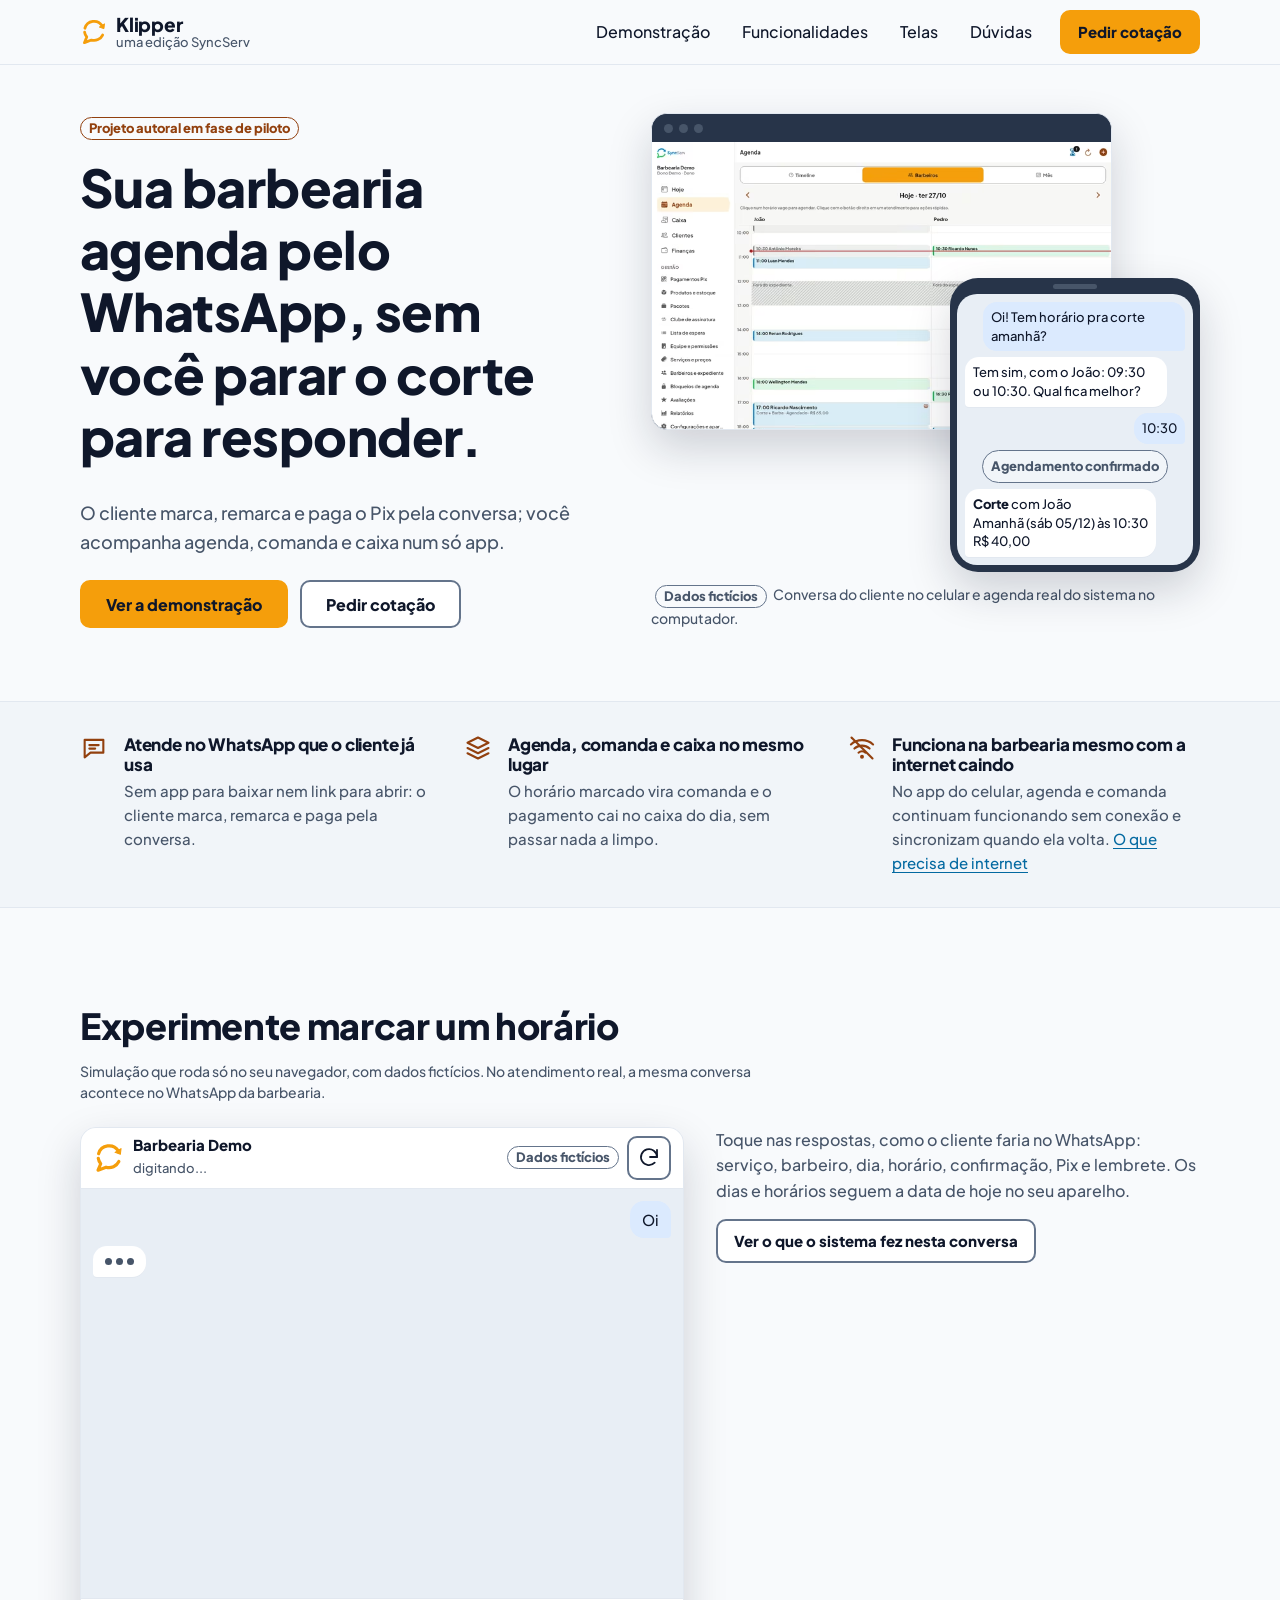
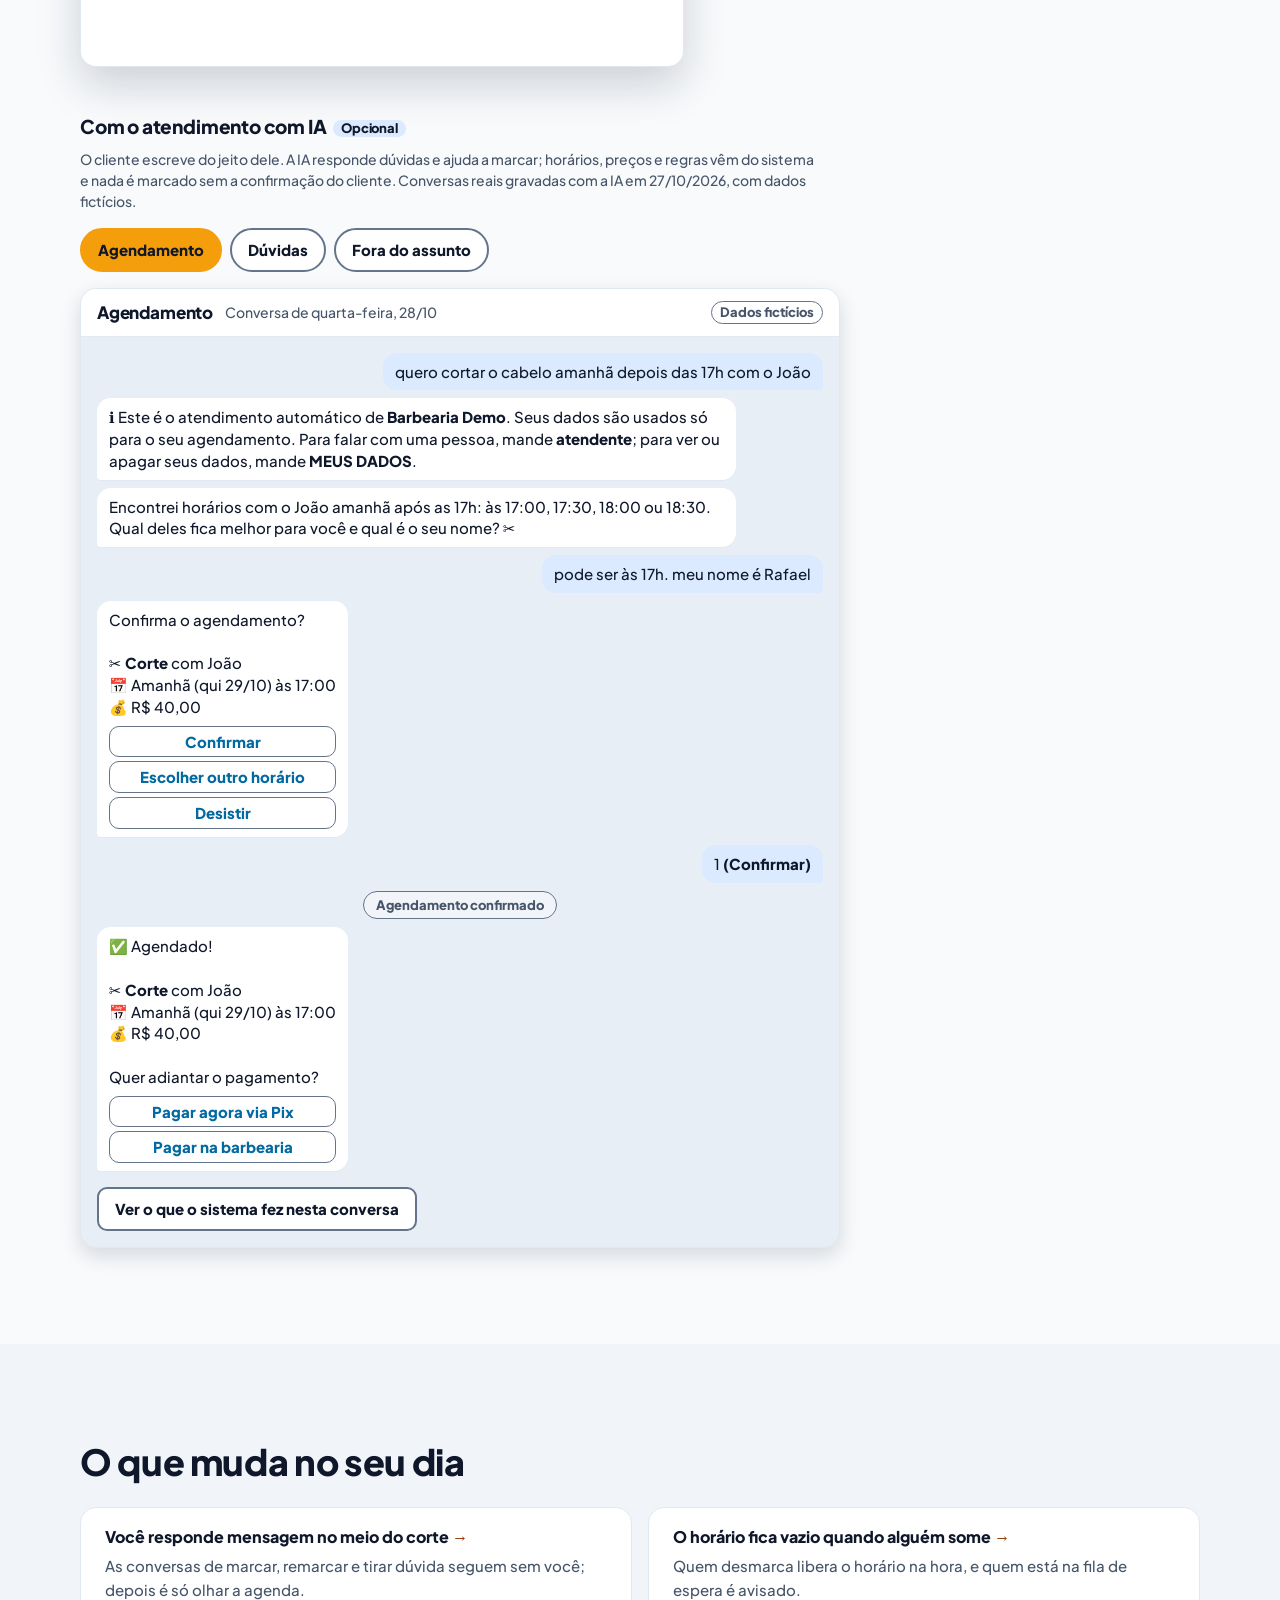
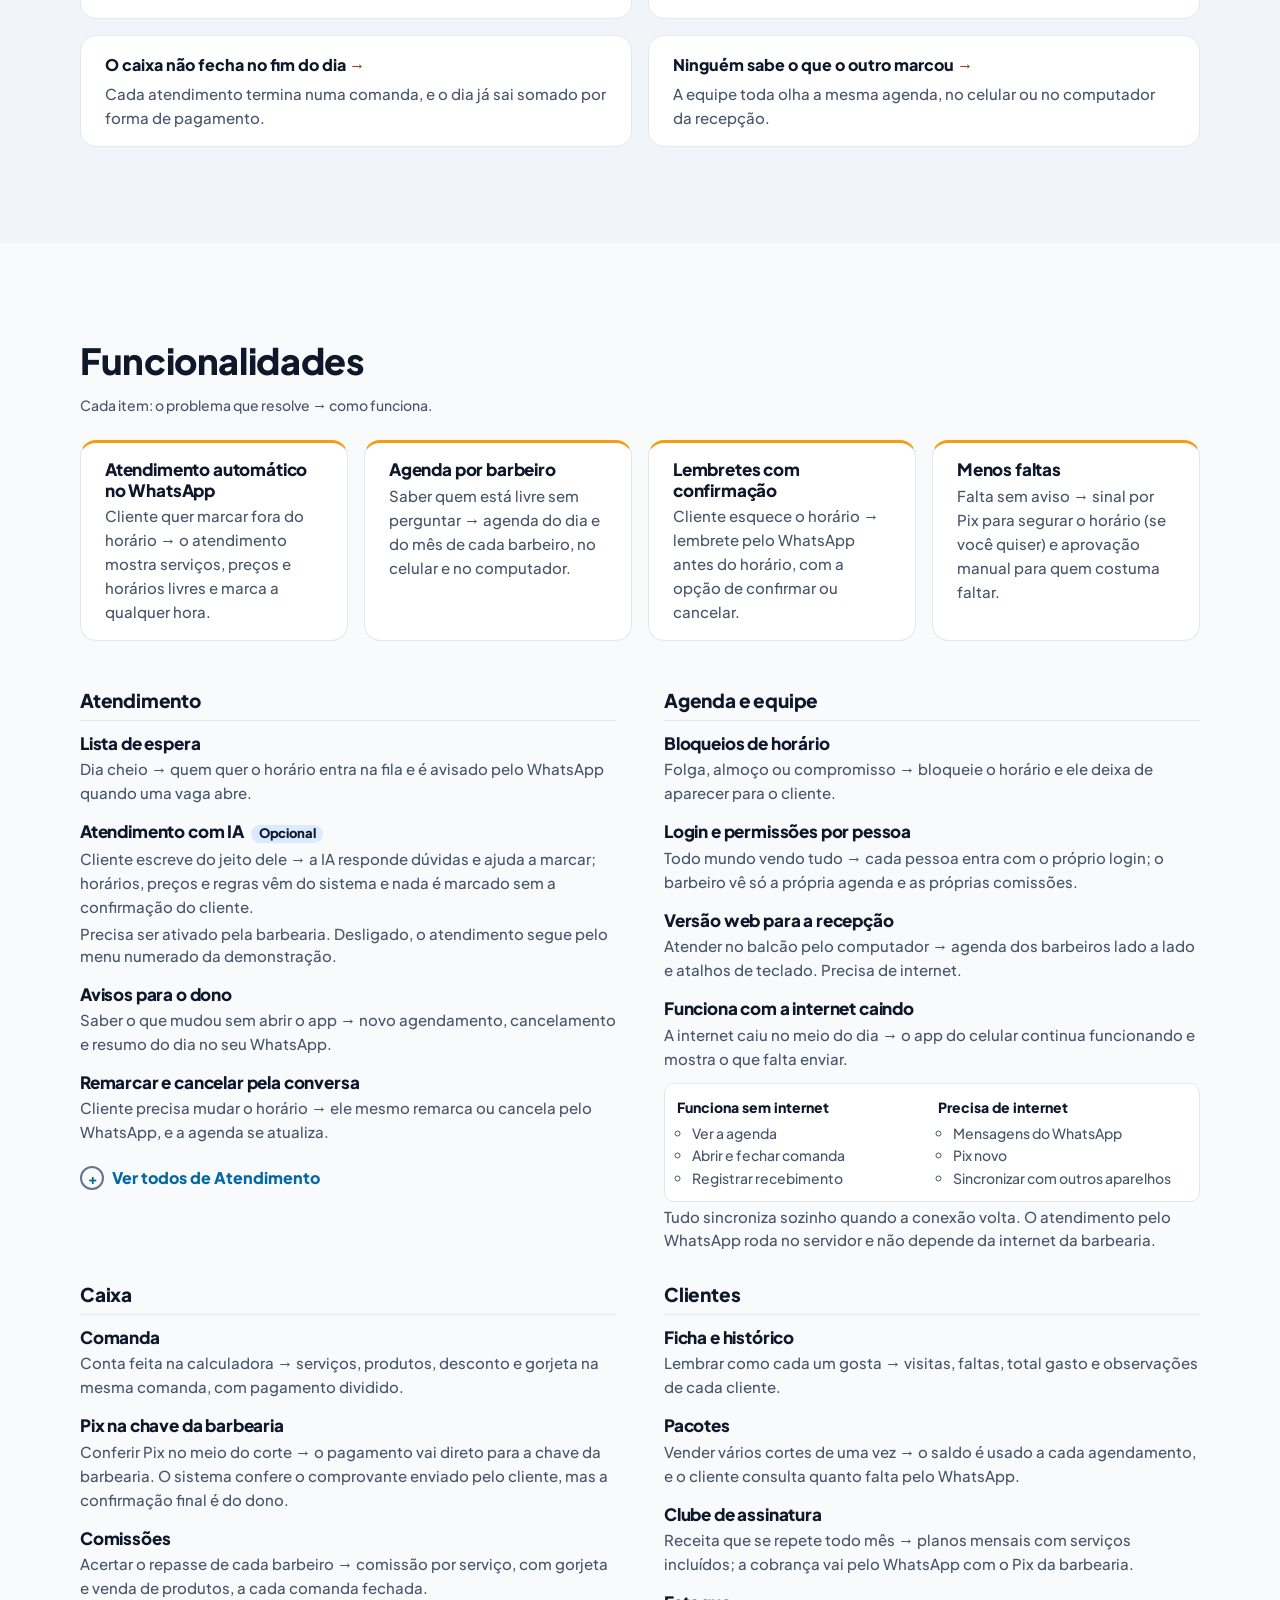
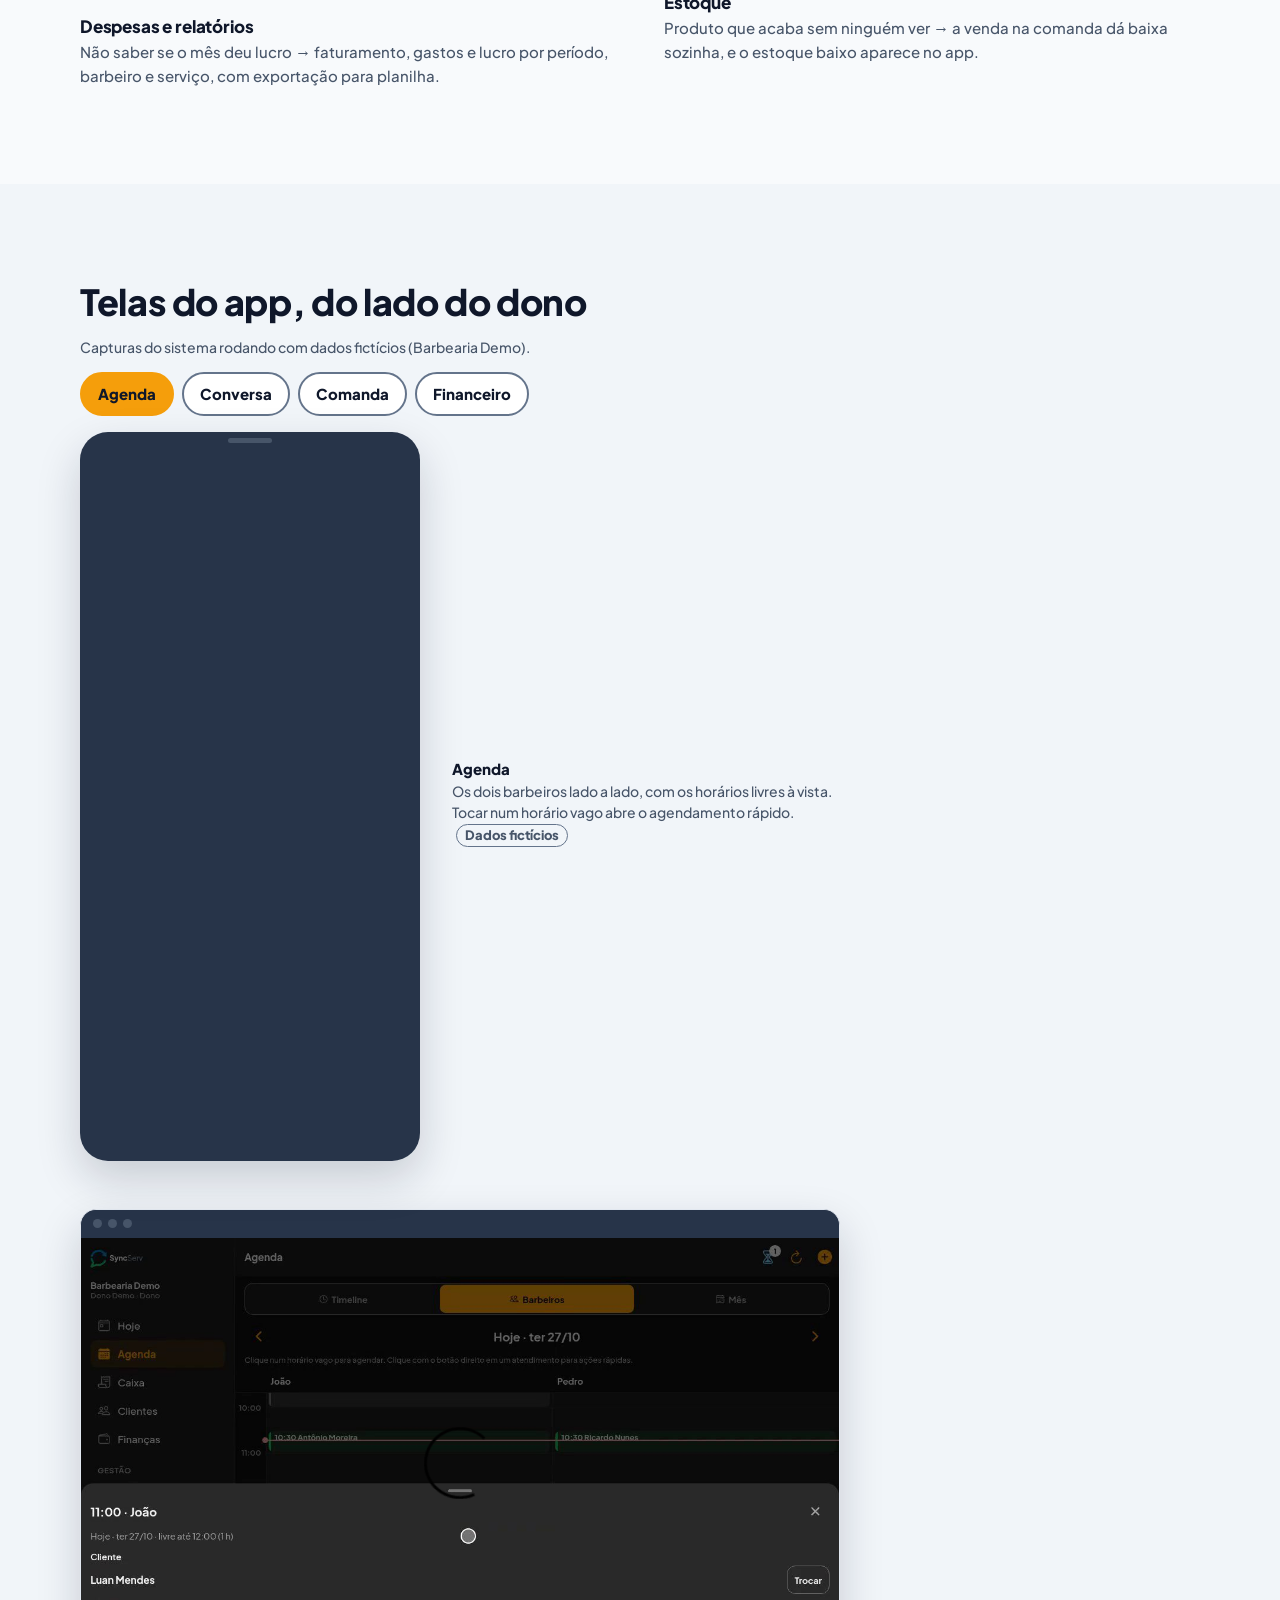
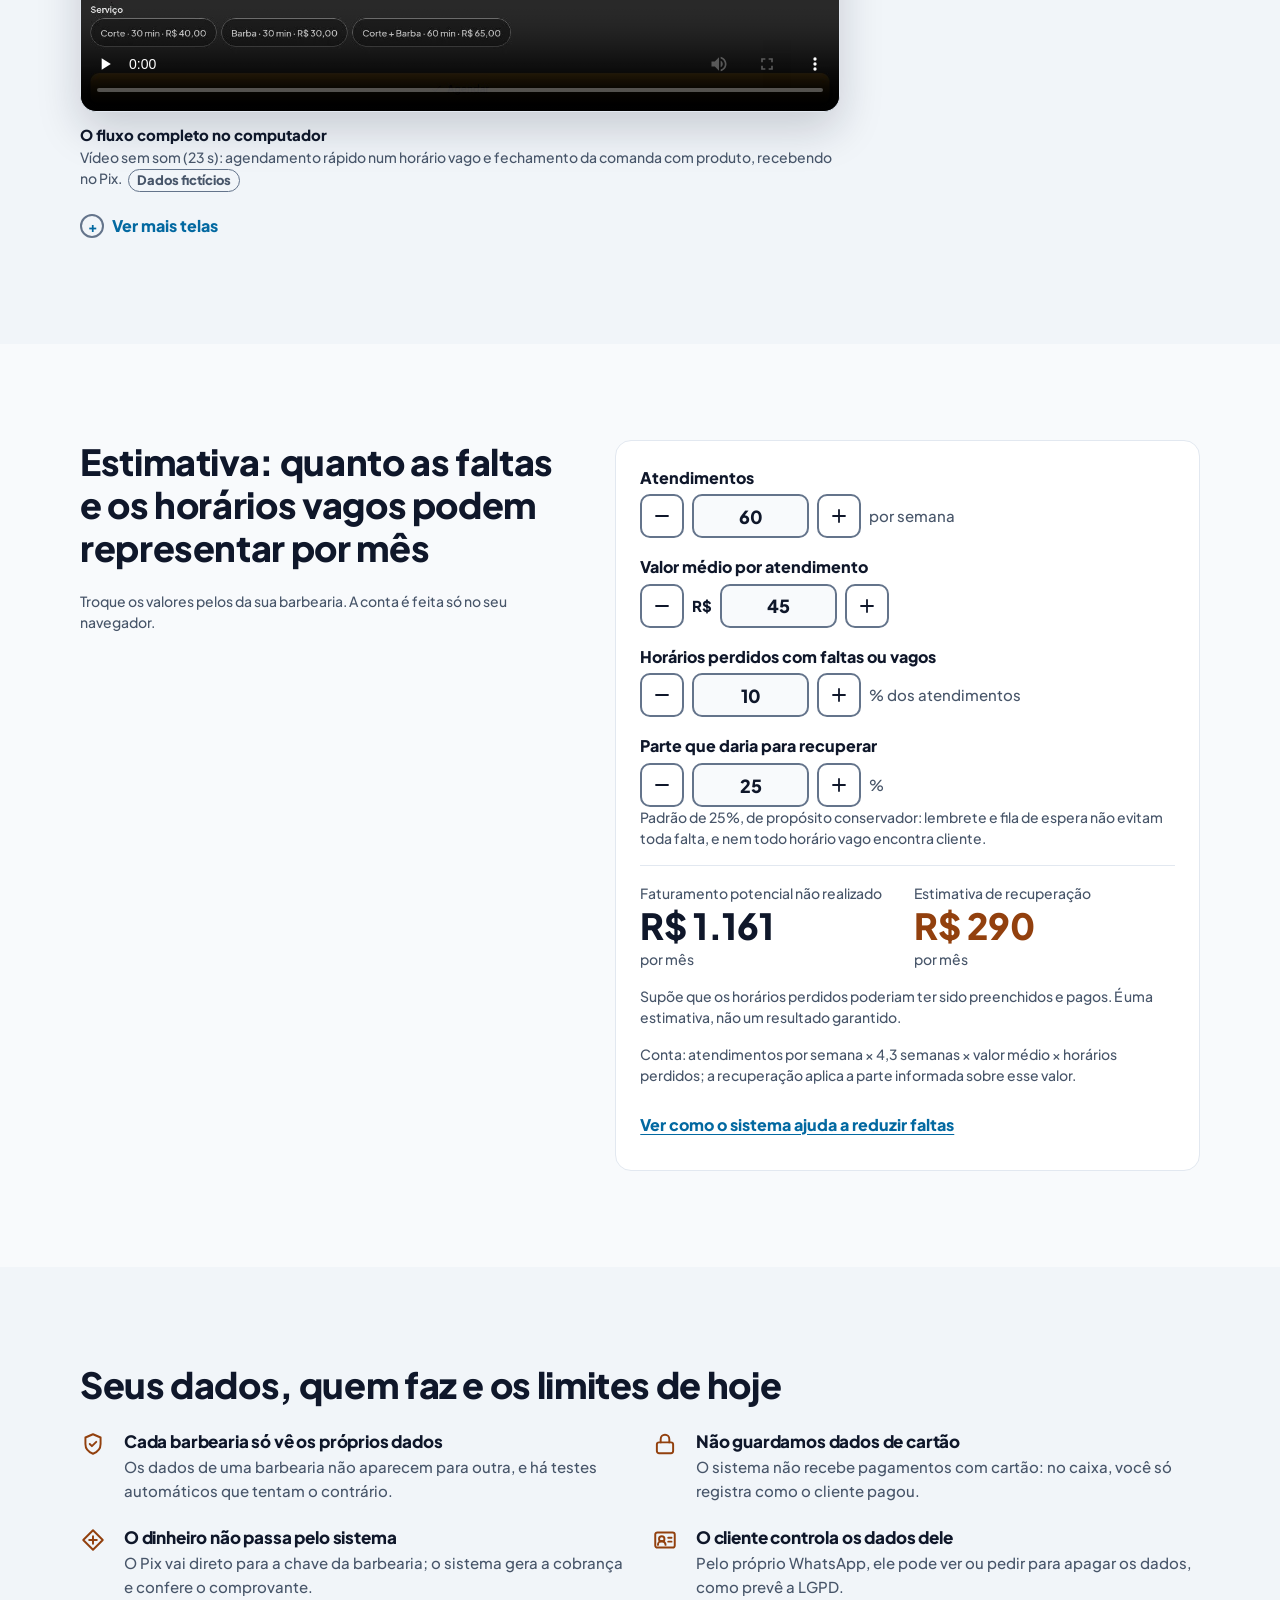
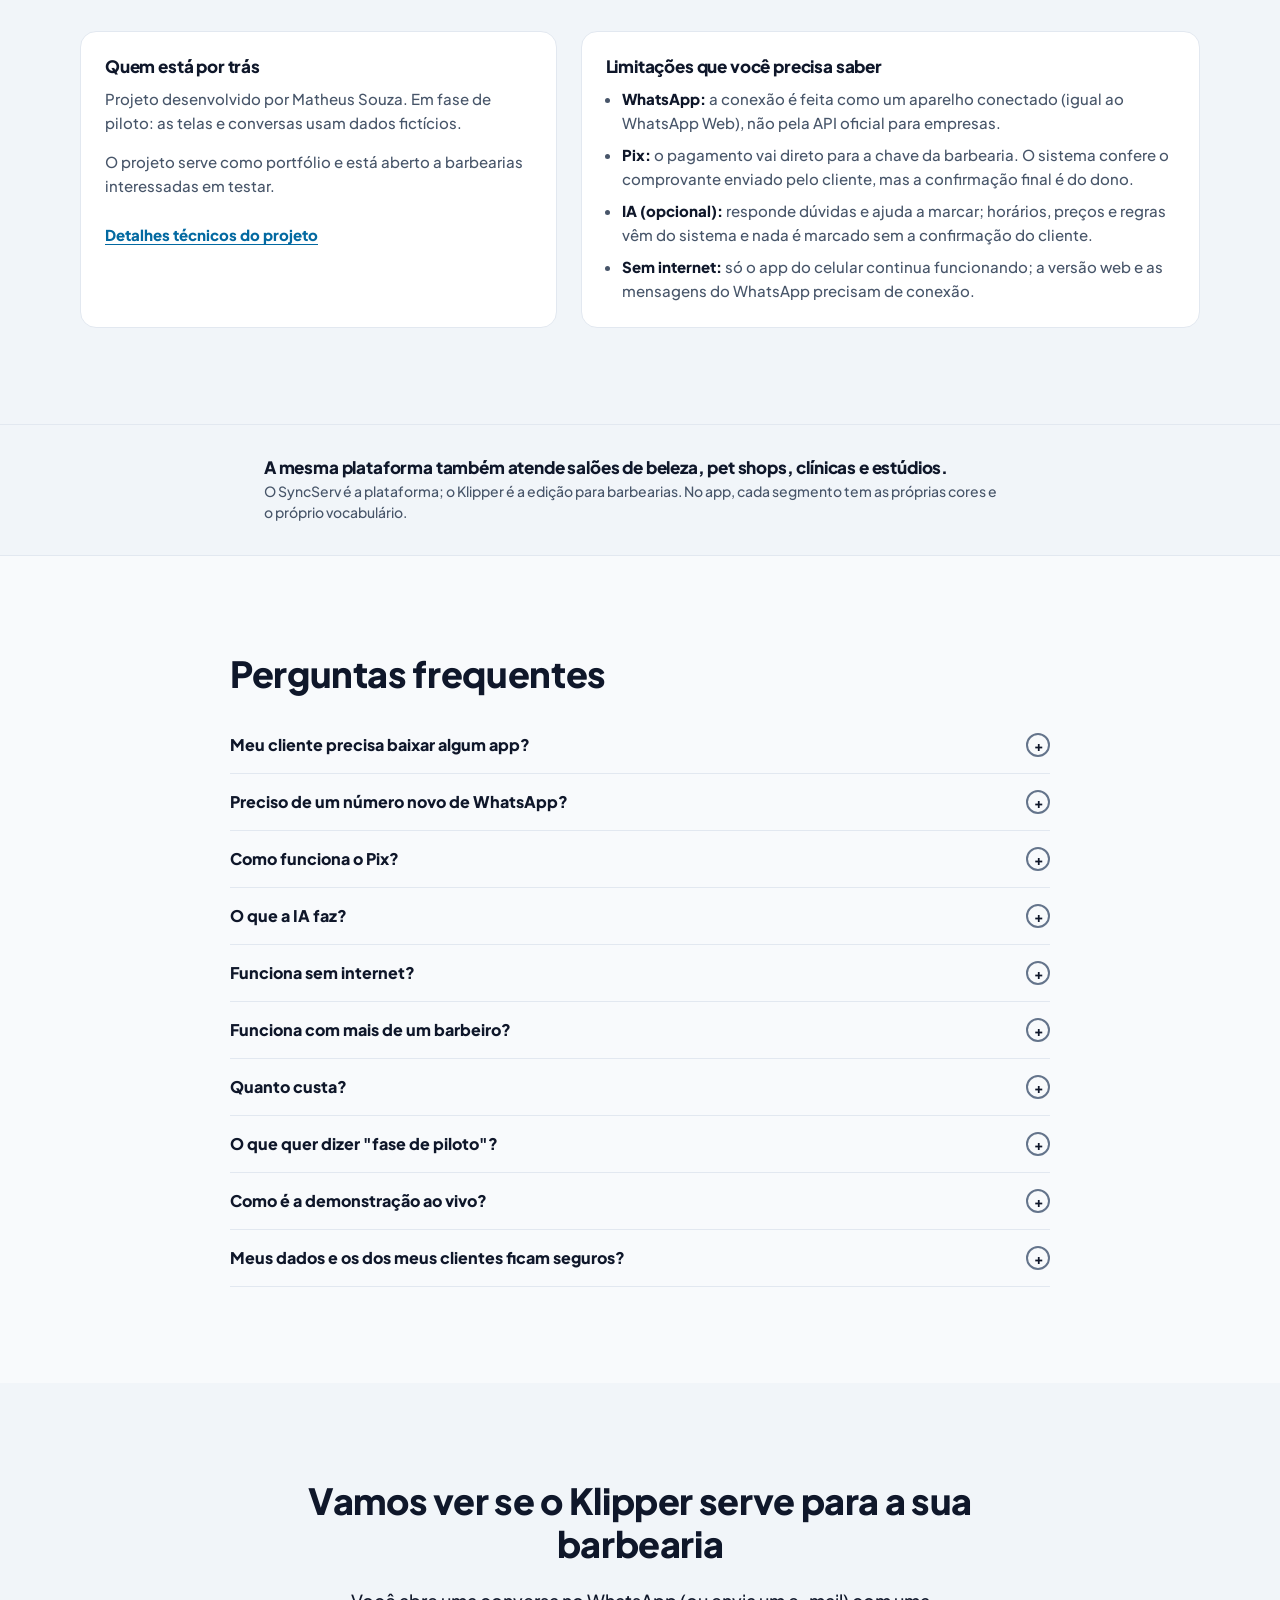
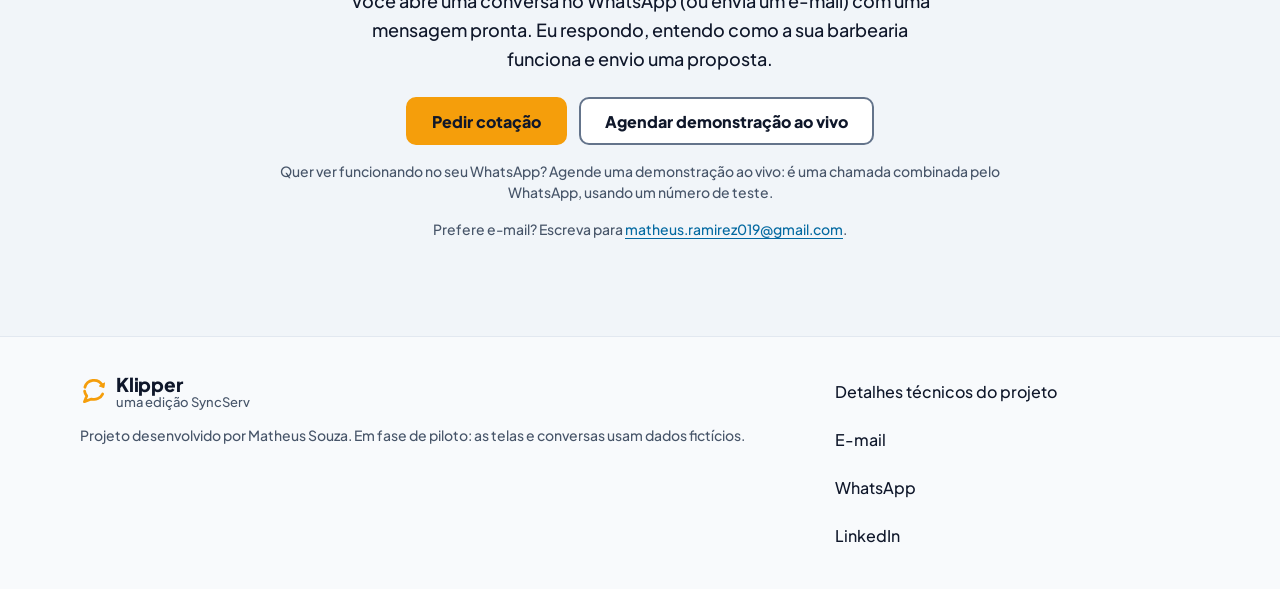
<file: index.html>
<!DOCTYPE html>

<html lang="pt-BR">
<head>
<meta charset="utf-8"/>
<meta content="default-src 'self'; script-src 'self'; style-src 'self'; img-src 'self' data:; font-src 'self'; media-src 'self'; connect-src 'self'; manifest-src 'self'; base-uri 'self'; form-action 'none'; object-src 'none'; upgrade-insecure-requests" http-equiv="Content-Security-Policy"/>
<meta content="strict-origin-when-cross-origin" name="referrer"/>
<meta content="width=device-width, initial-scale=1" name="viewport"/>
<title>Klipper | Agendamento pelo WhatsApp para barbearias</title>
<meta content="Klipper, uma edição SyncServ para barbearias: o cliente marca, remarca e paga o Pix pelo WhatsApp, e você acompanha agenda, comanda e caixa num só app. Projeto autoral em fase de piloto." name="description"/>
<link href="https://souzza-matheus.github.io/klipper-site/" rel="canonical"/>
<meta content="dark light" name="color-scheme"/>
<meta content="#0F172A" media="(prefers-color-scheme: dark)" name="theme-color"/>
<meta content="#F8FAFC" media="(prefers-color-scheme: light)" name="theme-color"/>
<meta content="index, follow" name="robots"/>

<meta content="website" property="og:type"/>
<meta content="pt_BR" property="og:locale"/>
<meta content="Klipper" property="og:site_name"/>
<meta content="Klipper | Sua barbearia agenda pelo WhatsApp" property="og:title"/>
<meta content="O cliente marca, remarca e paga o Pix pela conversa; você acompanha agenda, comanda e caixa num só app. Projeto autoral em fase de piloto." property="og:description"/>
<meta content="https://souzza-matheus.github.io/klipper-site/" property="og:url"/>
<meta content="https://souzza-matheus.github.io/klipper-site/assets/app/og-1200x630.jpg" property="og:image"/>
<meta content="1200" property="og:image:width"/>
<meta content="630" property="og:image:height"/>
<meta content="Versão web do sistema: a tela Hoje com dados fictícios" property="og:image:alt"/>
<meta content="summary_large_image" name="twitter:card"/>
<meta content="Klipper | Sua barbearia agenda pelo WhatsApp" name="twitter:title"/>
<meta content="O cliente marca, remarca e paga o Pix pela conversa; você acompanha agenda, comanda e caixa num só app." name="twitter:description"/>
<meta content="https://souzza-matheus.github.io/klipper-site/assets/app/og-1200x630.jpg" name="twitter:image"/>
<link href="assets/favicon.ico" rel="icon" sizes="any"/>
<link href="assets/favicon.svg" rel="icon" type="image/svg+xml"/>
<link href="assets/apple-touch-icon-180.png" rel="apple-touch-icon"/>
<link href="site.webmanifest" rel="manifest"/>

<link as="font" crossorigin="" href="assets/fonts/plus-jakarta-sans-800-latin.woff2" rel="preload" type="font/woff2"/>
<link as="font" crossorigin="" href="assets/fonts/plus-jakarta-sans-500-latin.woff2" rel="preload" type="font/woff2"/>


<script type="application/ld+json">
{
  "@context": "https://schema.org",
  "@type": "SoftwareApplication",
  "name": "Klipper",
  "applicationCategory": "BusinessApplication",
  "operatingSystem": "Android, iOS, Web",
  "url": "https://souzza-matheus.github.io/klipper-site/",
  "image": "https://souzza-matheus.github.io/klipper-site/assets/app/og-1200x630.jpg",
  "description": "Agendamento pelo WhatsApp e gestão (agenda, comanda e caixa) para barbearias. Edição para barbearias da plataforma SyncServ, em fase de piloto.",
  "inLanguage": "pt-BR",
  "author": {
    "@type": "Person",
    "name": "Matheus Souza"
  }
}
</script>

<link href="styles.css?v=ef00fd88c0" rel="stylesheet"/>
</head>
<body>

<svg aria-hidden="true" class="sprite" focusable="false" height="0" width="0">
<defs>
<symbol id="i-chat" viewbox="0 0 24 24"><path d="M4 5h16v11H9l-5 4z"></path><path d="M8 9.5h8M8 12.5h5"></path></symbol>
<symbol id="i-layers" viewbox="0 0 24 24"><path d="M12 3l9 4.5-9 4.5-9-4.5z"></path><path d="M3 12l9 4.5 9-4.5M3 16.5L12 21l9-4.5"></path></symbol>
<symbol id="i-offline" viewbox="0 0 24 24"><path d="M2.5 9a14 14 0 0 1 19 0M5.5 12.5a9.5 9.5 0 0 1 13 0M9 16a4.5 4.5 0 0 1 6 0"></path><circle cx="12" cy="19.5" r=".8"></circle><path d="M3 3l18 18"></path></symbol>
<symbol id="i-check" viewbox="0 0 24 24"><path d="M5 12.5l4.5 4.5L19 7.5"></path></symbol>
<symbol id="i-x" viewbox="0 0 24 24"><path d="M6 6l12 12M18 6L6 18"></path></symbol>
<symbol id="i-menu" viewbox="0 0 24 24"><path d="M4 7h16M4 12h16M4 17h16"></path></symbol>
<symbol id="i-refresh" viewbox="0 0 24 24"><path d="M20 11a8 8 0 1 0-2.3 5.7"></path><path d="M20 4v7h-7"></path></symbol>
<symbol id="i-search" viewbox="0 0 24 24"><circle cx="11" cy="11" r="6.5"></circle><path d="M16 16l4.5 4.5"></path></symbol>
<symbol id="i-gear" viewbox="0 0 24 24"><circle cx="12" cy="12" r="3"></circle><path d="M12 3v3M12 18v3M3 12h3M18 12h3M5.6 5.6l2.1 2.1M16.3 16.3l2.1 2.1M5.6 18.4l2.1-2.1M16.3 7.7l2.1-2.1"></path></symbol>
<symbol id="i-shield" viewbox="0 0 24 24"><path d="M12 3l7 3v6c0 4.5-3 7.5-7 9-4-1.5-7-4.5-7-9V6z"></path><path d="M9 12l2 2 4-4"></path></symbol>
<symbol id="i-lock" viewbox="0 0 24 24"><rect height="10" rx="2" width="15" x="4.5" y="10.5"></rect><path d="M8 10.5V7.5a4 4 0 0 1 8 0v3"></path></symbol>
<symbol id="i-pix" viewbox="0 0 24 24"><path d="M12 3l9 9-9 9-9-9z"></path><path d="M8.5 12h7M12 8.5v7"></path></symbol>
<symbol id="i-id" viewbox="0 0 24 24"><rect height="14" rx="2" width="18" x="3" y="5"></rect><circle cx="9" cy="11" r="2.5"></circle><path d="M5.5 16.5a3.5 3.5 0 0 1 7 0M15 10h3M15 13.5h3"></path></symbol>
<symbol id="i-minus" viewbox="0 0 24 24"><path d="M6 12h12"></path></symbol>
<symbol id="i-plus" viewbox="0 0 24 24"><path d="M6 12h12M12 6v12"></path></symbol>
</defs>
</svg>
<a class="skip" href="#conteudo">Pular para o conteúdo</a>

<header class="topbar">
<div class="wrap topbar__in">
<a class="brand" href="#topo">
<img alt="" class="brand__mark" height="28" src="assets/nichos/barbearia.svg" width="28"/>
<span class="brand__text"><span class="brand__name">Klipper</span><span class="sr-only">, </span><span class="brand__by">uma edição SyncServ</span></span>
</a>
<nav aria-label="Seções da página" class="nav" id="menu">
<a href="#demonstracao">Demonstração</a>
<a href="#funcionalidades">Funcionalidades</a>
<a href="#telas">Telas</a>
<a href="#duvidas">Dúvidas</a>
</nav>
<a class="btn btn--primary btn--sm js-quote topbar__cta" href="https://wa.me/5531995887186?text=Ol%C3%A1%21%20Vi%20o%20Klipper%20e%20quero%20uma%20cota%C3%A7%C3%A3o%20para%20a%20minha%20barbearia." rel="noopener" target="_blank">Pedir cotação</a>
<button aria-controls="menu" aria-expanded="false" aria-label="Abrir menu" class="btn btn--icon menu-btn" type="button">
<svg aria-hidden="true" class="ic"><use href="#i-menu"></use></svg>
</button>
</div>
</header>
<main id="conteudo">

<section aria-labelledby="hero-title" class="hero" id="topo">
<div class="wrap hero__grid">
<div class="hero__text">
<p class="seal seal--status">Projeto autoral em fase de piloto</p>
<h1 id="hero-title">Sua barbearia agenda pelo WhatsApp, sem você parar o corte para responder.</h1>
<p class="lead">O cliente marca, remarca e paga o Pix pela conversa; você acompanha agenda, comanda e caixa num só app.</p>
<div class="actions">
<a class="btn btn--primary" href="#demonstracao">Ver a demonstração</a>
<a class="btn btn--secondary js-quote" href="https://wa.me/5531995887186?text=Ol%C3%A1%21%20Vi%20o%20Klipper%20e%20quero%20uma%20cota%C3%A7%C3%A3o%20para%20a%20minha%20barbearia." rel="noopener" target="_blank">Pedir cotação</a>
</div>
</div>

<figure class="showpiece">
<div class="frame frame--browser showpiece__web">
<div aria-hidden="true" class="frame__bar"><span class="frame__dots"><i></i><i></i><i></i></span></div>

<picture><source media="(prefers-color-scheme: light)" sizes="(max-width: 767px) 92vw, 640px" srcset="assets/app/barbearia-claro-1440-agenda-profissionais-720.avif 720w, assets/app/barbearia-claro-1440-agenda-profissionais-1080.avif 1080w, assets/app/barbearia-claro-1440-agenda-profissionais-1440.avif 1440w" type="image/avif"/><source media="(prefers-color-scheme: light)" sizes="(max-width: 767px) 92vw, 640px" srcset="assets/app/barbearia-claro-1440-agenda-profissionais-720.webp 720w, assets/app/barbearia-claro-1440-agenda-profissionais-1080.webp 1080w, assets/app/barbearia-claro-1440-agenda-profissionais-1440.webp 1440w" type="image/webp"/><source sizes="(max-width: 767px) 92vw, 640px" srcset="assets/app/barbearia-1440-agenda-profissionais-720.avif 720w, assets/app/barbearia-1440-agenda-profissionais-1080.avif 1080w, assets/app/barbearia-1440-agenda-profissionais-1440.avif 1440w" type="image/avif"/><source sizes="(max-width: 767px) 92vw, 640px" srcset="assets/app/barbearia-1440-agenda-profissionais-720.webp 720w, assets/app/barbearia-1440-agenda-profissionais-1080.webp 1080w, assets/app/barbearia-1440-agenda-profissionais-1440.webp 1440w" type="image/webp"/><img alt="Versão web no computador: agenda de hoje com as colunas de João e Pedro lado a lado, os atendimentos marcados e os horários livres entre eles" decoding="async" fetchpriority="high" height="900" sizes="(max-width: 767px) 92vw, 640px" src="assets/app/barbearia-1440-agenda-profissionais-1080.jpg" srcset="assets/app/barbearia-1440-agenda-profissionais-720.jpg 720w, assets/app/barbearia-1440-agenda-profissionais-1080.jpg 1080w, assets/app/barbearia-1440-agenda-profissionais-1440.jpg 1440w" width="1440"/></picture>
</div>
<div class="frame frame--phone showpiece__phone">
<div aria-label="Exemplo de conversa no WhatsApp: o cliente pede um horário de corte, o atendimento oferece os horários livres e confirma o agendamento." class="chat chat--mini js-hero-chat" role="img">
<p aria-hidden="true" class="msg msg--client">Oi! Tem horário pra corte?</p>
<p aria-hidden="true" class="msg msg--agent">Tem sim, com o João. Qual dia fica melhor para você?</p>
</div>
</div>
<figcaption class="caption"><span class="seal">Dados fictícios</span> Conversa do cliente no celular<span class="showpiece__more"> e agenda real do sistema no computador</span>.</figcaption>
</figure>
</div>
</section>

<section aria-labelledby="dif-title" class="band" id="diferenciais">
<div class="wrap">
<h2 class="sr-only" id="dif-title">O que muda em relação a uma agenda online comum</h2>
<ul class="diffs">
<li>
<svg aria-hidden="true" class="ic"><use href="#i-chat"></use></svg>
<div><h3>Atende no WhatsApp que o cliente já usa</h3><p>Sem app para baixar nem link para abrir: o cliente marca, remarca e paga pela conversa.</p></div>
</li>
<li>
<svg aria-hidden="true" class="ic"><use href="#i-layers"></use></svg>
<div><h3>Agenda, comanda e caixa no mesmo lugar</h3><p>O horário marcado vira comanda e o pagamento cai no caixa do dia, sem passar nada a limpo.</p></div>
</li>
<li>
<svg aria-hidden="true" class="ic"><use href="#i-offline"></use></svg>
<div><h3>Funciona na barbearia mesmo com a internet caindo</h3><p>No app do celular, agenda e comanda continuam funcionando sem conexão e sincronizam quando ela volta. <a href="#offline">O que precisa de internet</a></p></div>
</li>
</ul>
</div>
</section>

<section aria-labelledby="demo-title" class="section" id="demonstracao">
<div class="wrap">
<h2 id="demo-title">Experimente marcar um horário</h2>
<p class="note">Simulação que roda só no seu navegador, com dados fictícios. No atendimento real, a mesma conversa acontece no WhatsApp da barbearia.</p>
<div class="demo">
<div aria-labelledby="sim-title" class="sim" role="group">
<div class="sim__bar">
<img alt="" decoding="async" height="32" loading="lazy" src="assets/nichos/barbearia.svg" width="32"/>
<div><strong id="sim-title">Barbearia Demo</strong><small class="js-sim-status">online</small></div>
<span class="seal">Dados fictícios</span>
<button aria-label="Recomeçar a conversa" class="btn btn--icon js-sim-reset" type="button">
<svg aria-hidden="true" class="ic"><use href="#i-refresh"></use></svg>
</button>
</div>
<div aria-label="Conversa simulada" aria-live="polite" aria-relevant="additions" class="chat sim__log js-sim-log" id="sim-log" role="log" tabindex="0">
<p class="msg msg--system">A simulação precisa de JavaScript. Sem ele, veja as conversas gravadas abaixo.</p>
</div>
<div aria-label="Respostas do cliente" class="sim__options js-sim-options" role="group"></div>
</div>
<div class="demo__side">
<p>Toque nas respostas, como o cliente faria no WhatsApp: serviço, barbeiro, dia, horário, confirmação, Pix e lembrete. Os dias e horários seguem a data de hoje no seu aparelho.</p>
<button aria-controls="sim-log" aria-expanded="false" class="btn btn--secondary btn--sm js-steps-toggle" type="button">Ver o que o sistema fez nesta conversa</button>
</div>
</div>

<div aria-labelledby="ia-heading" class="ia" id="ia">
<h3 id="ia-heading">Com o atendimento com IA <span class="tag">Opcional</span></h3>
<p class="note">O cliente escreve do jeito dele. A IA responde dúvidas e ajuda a marcar; horários, preços e regras vêm do sistema e nada é marcado sem a confirmação do cliente. Conversas reais gravadas com a IA em 27/10/2026, com dados fictícios.</p>
<div class="tabs" data-tabs="">
<div aria-label="Conversas gravadas com a IA" class="tabs__list" hidden="" role="tablist"><button aria-controls="ia-conv-0" aria-selected="true" class="btn btn--tab" id="ia-tab-0" role="tab" type="button">Agendamento</button><button aria-controls="ia-conv-1" aria-selected="false" class="btn btn--tab" id="ia-tab-1" role="tab" tabindex="-1" type="button">Dúvidas</button><button aria-controls="ia-conv-2" aria-selected="false" class="btn btn--tab" id="ia-tab-2" role="tab" tabindex="-1" type="button">Fora do assunto</button></div>
<article aria-labelledby="ia-title-0" class="conv" id="ia-conv-0">
<header class="conv__head">
<h4 class="conv__title" id="ia-title-0">Agendamento</h4>
<p class="conv__when">Conversa de quarta-feira, 28/10</p>
<span class="seal">Dados fictícios</span>
</header>
<ol aria-label="Conversa: Agendamento" class="chat conv__log" id="ia-log-0"><li class="msg msg--client"><span class="sr-only">Cliente: </span>quero cortar o cabelo amanhã depois das 17h com o João</li><li class="msg msg--step"><span class="sr-only">Etapa interna: </span><svg aria-hidden="true" class="ic"><use href="#i-gear"></use></svg><span>Consultou os serviços e os preços</span></li><li class="msg msg--step"><span class="sr-only">Etapa interna: </span><svg aria-hidden="true" class="ic"><use href="#i-gear"></use></svg><span>Consultou os profissionais e o que cada um faz</span></li><li class="msg msg--step"><span class="sr-only">Etapa interna: </span><svg aria-hidden="true" class="ic"><use href="#i-gear"></use></svg><span>Consultou horários livres de corte amanhã depois das 17:00 com João (4 encontrados)</span></li><li class="msg msg--agent"><span class="sr-only">Atendimento: </span>ℹ️ Este é o atendimento automático de <b>Barbearia Demo</b>. Seus dados são usados só para o seu agendamento. Para falar com uma pessoa, mande <b>atendente</b>; para ver ou apagar seus dados, mande <b>MEUS DADOS</b>.</li><li class="msg msg--agent"><span class="sr-only">Atendimento: </span>Encontrei horários com o João amanhã após as 17h: às 17:00, 17:30, 18:00 ou 18:30. Qual deles fica melhor para você e qual é o seu nome? ✂️</li><li class="msg msg--client"><span class="sr-only">Cliente: </span>pode ser às 17h. meu nome é Rafael</li><li class="msg msg--step"><span class="sr-only">Etapa interna: </span><svg aria-hidden="true" class="ic"><use href="#i-gear"></use></svg><span>Consultou os serviços e os preços</span></li><li class="msg msg--step"><span class="sr-only">Etapa interna: </span><svg aria-hidden="true" class="ic"><use href="#i-gear"></use></svg><span>Consultou os profissionais e o que cada um faz</span></li><li class="msg msg--step"><span class="sr-only">Etapa interna: </span><svg aria-hidden="true" class="ic"><use href="#i-gear"></use></svg><span>Salvou o nome que o cliente informou</span></li><li class="msg msg--step"><span class="sr-only">Etapa interna: </span><svg aria-hidden="true" class="ic"><use href="#i-gear"></use></svg><span>Pediu ao sistema o resumo para o cliente confirmar (nada gravado ainda)</span></li><li class="msg msg--agent"><span class="sr-only">Atendimento: </span>Confirma o agendamento?

✂️ <b>Corte</b> com João
📅 Amanhã (qui 29/10) às 17:00
💰 R$ 40,00<span aria-label="Opções oferecidas" class="msg__btns"><span>Confirmar</span><span>Escolher outro horário</span><span>Desistir</span></span></li><li class="msg msg--client"><span class="sr-only">Cliente: </span>1 <span class="msg__choice">(Confirmar)</span></li><li class="msg msg--step"><span class="sr-only">Etapa interna: </span><svg aria-hidden="true" class="ic"><use href="#i-gear"></use></svg><span>O sistema conferiu as regras da agenda e gravou o agendamento</span></li><li class="msg msg--system"><span class="sr-only">Sistema: </span>Agendamento confirmado</li><li class="msg msg--agent"><span class="sr-only">Atendimento: </span>✅ Agendado!

✂️ <b>Corte</b> com João
📅 Amanhã (qui 29/10) às 17:00
💰 R$ 40,00

Quer adiantar o pagamento?<span aria-label="Opções oferecidas" class="msg__btns"><span>Pagar agora via Pix</span><span>Pagar na barbearia</span></span></li></ol>
<button aria-controls="ia-log-0" aria-expanded="false" class="btn btn--secondary btn--sm js-steps-toggle" type="button">Ver o que o sistema fez nesta conversa</button>
</article>
<article aria-labelledby="ia-title-1" class="conv" id="ia-conv-1">
<header class="conv__head">
<h4 class="conv__title" id="ia-title-1">Dúvidas</h4>
<p class="conv__when">Conversa de quarta-feira, 28/10</p>
<span class="seal">Dados fictícios</span>
</header>
<ol aria-label="Conversa: Dúvidas" class="chat conv__log" id="ia-log-1"><li class="msg msg--client"><span class="sr-only">Cliente: </span>qnto ta o degrade? vcs abrem sabado?</li><li class="msg msg--step"><span class="sr-only">Etapa interna: </span><svg aria-hidden="true" class="ic"><use href="#i-gear"></use></svg><span>Consultou os serviços e os preços</span></li><li class="msg msg--step"><span class="sr-only">Etapa interna: </span><svg aria-hidden="true" class="ic"><use href="#i-gear"></use></svg><span>Consultou horário de funcionamento, endereço e formas de pagamento</span></li><li class="msg msg--agent"><span class="sr-only">Atendimento: </span>ℹ️ Este é o atendimento automático de <b>Barbearia Demo</b>. Seus dados são usados só para o seu agendamento. Para falar com uma pessoa, mande <b>atendente</b>; para ver ou apagar seus dados, mande <b>MEUS DADOS</b>.</li><li class="msg msg--agent"><span class="sr-only">Atendimento: </span>O corte custa R$ 40,00 e no sábado funcionamos das 09:00 às 12:00. Quer agendar um horário para este sábado? ✂️</li><li class="msg msg--client"><span class="sr-only">Cliente: </span>aceita pix ou cartao?</li><li class="msg msg--step"><span class="sr-only">Etapa interna: </span><svg aria-hidden="true" class="ic"><use href="#i-gear"></use></svg><span>Consultou horário de funcionamento, endereço e formas de pagamento</span></li><li class="msg msg--agent"><span class="sr-only">Atendimento: </span>Aceitamos Pix antecipado pelo WhatsApp! Sobre outras formas, não tenho essa informação, mas posso te transferir para a equipe se preferir. 💳</li><li class="msg msg--client"><span class="sr-only">Cliente: </span>show, valeu</li><li class="msg msg--agent"><span class="sr-only">Atendimento: </span>Por nada! Se precisar agendar um horário ou tirar mais alguma dúvida, é só me chamar. 😊</li></ol>
<button aria-controls="ia-log-1" aria-expanded="false" class="btn btn--secondary btn--sm js-steps-toggle" type="button">Ver o que o sistema fez nesta conversa</button>
</article>
<article aria-labelledby="ia-title-2" class="conv" id="ia-conv-2">
<header class="conv__head">
<h4 class="conv__title" id="ia-title-2">Fora do assunto</h4>
<p class="conv__when">Conversa de quarta-feira, 28/10</p>
<span class="seal">Dados fictícios</span>
</header>
<ol aria-label="Conversa: Fora do assunto" class="chat conv__log" id="ia-log-2"><li class="msg msg--client"><span class="sr-only">Cliente: </span>qual o melhor time do Brasil?</li><li class="msg msg--step"><span class="sr-only">Etapa interna: </span><svg aria-hidden="true" class="ic"><use href="#i-gear"></use></svg><span>Marcou a mensagem como fora do assunto</span></li><li class="msg msg--agent"><span class="sr-only">Atendimento: </span>ℹ️ Este é o atendimento automático de <b>Barbearia Demo</b>. Seus dados são usados só para o seu agendamento. Para falar com uma pessoa, mande <b>atendente</b>; para ver ou apagar seus dados, mande <b>MEUS DADOS</b>.</li><li class="msg msg--agent"><span class="sr-only">Atendimento: </span>Aqui eu só consigo ajudar com agendamentos e informações da barbearia. Quer marcar um horário?</li><li class="msg msg--client"><span class="sr-only">Cliente: </span>kkk ta bom. tem horario pra fazer a barba hoje a tarde?</li><li class="msg msg--step"><span class="sr-only">Etapa interna: </span><svg aria-hidden="true" class="ic"><use href="#i-gear"></use></svg><span>Consultou os serviços e os preços</span></li><li class="msg msg--step"><span class="sr-only">Etapa interna: </span><svg aria-hidden="true" class="ic"><use href="#i-gear"></use></svg><span>Consultou horários livres de barba hoje depois das 12:00 até as 18:00 (8 encontrados)</span></li><li class="msg msg--agent"><span class="sr-only">Atendimento: </span>Temos horários hoje à tarde para barba: às 13:00, 14:00, 14:30, 15:00 ou 15:30. Qual prefere e qual é o seu nome? ✂️</li><li class="msg msg--client"><span class="sr-only">Cliente: </span>fechou, 13h. sou o Lucas</li><li class="msg msg--step"><span class="sr-only">Etapa interna: </span><svg aria-hidden="true" class="ic"><use href="#i-gear"></use></svg><span>Consultou os serviços e os preços</span></li><li class="msg msg--step"><span class="sr-only">Etapa interna: </span><svg aria-hidden="true" class="ic"><use href="#i-gear"></use></svg><span>Salvou o nome que o cliente informou</span></li><li class="msg msg--step"><span class="sr-only">Etapa interna: </span><svg aria-hidden="true" class="ic"><use href="#i-gear"></use></svg><span>Consultou horários livres de barba hoje depois das 12:00 até as 18:00 (8 encontrados)</span></li><li class="msg msg--step"><span class="sr-only">Etapa interna: </span><svg aria-hidden="true" class="ic"><use href="#i-gear"></use></svg><span>Pediu ao sistema o resumo para o cliente confirmar (nada gravado ainda)</span></li><li class="msg msg--agent"><span class="sr-only">Atendimento: </span>Confirma o agendamento?

✂️ <b>Barba</b> com Pedro
📅 Hoje (qua 28/10) às 13:00
💰 R$ 30,00<span aria-label="Opções oferecidas" class="msg__btns"><span>Confirmar</span><span>Escolher outro horário</span><span>Desistir</span></span></li></ol>
<button aria-controls="ia-log-2" aria-expanded="false" class="btn btn--secondary btn--sm js-steps-toggle" type="button">Ver o que o sistema fez nesta conversa</button>
</article>
</div>
</div>

</div>
</section>

<section aria-labelledby="ben-title" class="section section--alt" id="beneficios">
<div class="wrap">
<h2 id="ben-title">O que muda no seu dia</h2>
<ul class="benefits">
<li class="card"><p class="benefit__prob">Você responde mensagem no meio do corte</p><p>As conversas de marcar, remarcar e tirar dúvida seguem sem você; depois é só olhar a agenda.</p></li>
<li class="card"><p class="benefit__prob">O horário fica vazio quando alguém some</p><p>Quem desmarca libera o horário na hora, e quem está na fila de espera é avisado.</p></li>
<li class="card"><p class="benefit__prob">O caixa não fecha no fim do dia</p><p>Cada atendimento termina numa comanda, e o dia já sai somado por forma de pagamento.</p></li>
<li class="card"><p class="benefit__prob">Ninguém sabe o que o outro marcou</p><p>A equipe toda olha a mesma agenda, no celular ou no computador da recepção.</p></li>
</ul>
</div>
</section>

<section aria-labelledby="feat-title" class="section" id="funcionalidades">
<div class="wrap">
<h2 id="feat-title">Funcionalidades</h2>
<p class="note">Cada item: o problema que resolve → como funciona.</p>
<ul class="highlights">
<li class="card" id="atendimento-automatico"><h3>Atendimento automático no WhatsApp</h3><p>Cliente quer marcar fora do horário → o atendimento mostra serviços, preços e horários livres e marca a qualquer hora.</p></li>
<li class="card"><h3>Agenda por barbeiro</h3><p>Saber quem está livre sem perguntar → agenda do dia e do mês de cada barbeiro, no celular e no computador.</p></li>
<li class="card" id="lembretes"><h3>Lembretes com confirmação</h3><p>Cliente esquece o horário → lembrete pelo WhatsApp antes do horário, com a opção de confirmar ou cancelar.</p></li>
<li class="card" id="faltas"><h3>Menos faltas</h3><p>Falta sem aviso → sinal por Pix para segurar o horário (se você quiser) e aprovação manual para quem costuma faltar.</p></li>
</ul>
<div class="groups">
<section aria-labelledby="g-atend" class="group">
<h3 id="g-atend">Atendimento</h3>
<ul class="feats">
<li><h4>Lista de espera</h4><p>Dia cheio → quem quer o horário entra na fila e é avisado pelo WhatsApp quando uma vaga abre.</p></li>
<li id="ia-recurso"><h4>Atendimento com IA <span class="tag">Opcional</span></h4><p>Cliente escreve do jeito dele → a IA responde dúvidas e ajuda a marcar; horários, preços e regras vêm do sistema e nada é marcado sem a confirmação do cliente.</p><p class="note">Precisa ser ativado pela barbearia. Desligado, o atendimento segue pelo menu numerado da demonstração.</p></li>
<li><h4>Avisos para o dono</h4><p>Saber o que mudou sem abrir o app → novo agendamento, cancelamento e resumo do dia no seu WhatsApp.</p></li>
<li><h4>Remarcar e cancelar pela conversa</h4><p>Cliente precisa mudar o horário → ele mesmo remarca ou cancela pelo WhatsApp, e a agenda se atualiza.</p></li>
</ul>
<details class="more">
<summary>Ver todos de Atendimento</summary>
<ul class="feats">
<li><h4>Pesquisa de satisfação</h4><p>Saber como foi o atendimento → depois do horário, o cliente dá uma nota de 1 a 5 e pode deixar um comentário.</p></li>
</ul>
</details>
</section>
<section aria-labelledby="g-agenda" class="group">
<h3 id="g-agenda">Agenda e equipe</h3>
<ul class="feats">
<li><h4>Bloqueios de horário</h4><p>Folga, almoço ou compromisso → bloqueie o horário e ele deixa de aparecer para o cliente.</p></li>
<li><h4>Login e permissões por pessoa</h4><p>Todo mundo vendo tudo → cada pessoa entra com o próprio login; o barbeiro vê só a própria agenda e as próprias comissões.</p></li>
<li><h4>Versão web para a recepção</h4><p>Atender no balcão pelo computador → agenda dos barbeiros lado a lado e atalhos de teclado. Precisa de internet.</p></li>
<li id="offline"><h4>Funciona com a internet caindo</h4><p>A internet caiu no meio do dia → o app do celular continua funcionando e mostra o que falta enviar.</p>
<div class="offline">
<div><p class="offline__title">Funciona sem internet</p><ul><li>Ver a agenda</li><li>Abrir e fechar comanda</li><li>Registrar recebimento</li></ul></div>
<div><p class="offline__title">Precisa de internet</p><ul><li>Mensagens do WhatsApp</li><li>Pix novo</li><li>Sincronizar com outros aparelhos</li></ul></div>
</div>
<p class="note">Tudo sincroniza sozinho quando a conexão volta. O atendimento pelo WhatsApp roda no servidor e não depende da internet da barbearia.</p>
</li>
</ul>
</section>
<section aria-labelledby="g-caixa" class="group">
<h3 id="g-caixa">Caixa</h3>
<ul class="feats">
<li><h4>Comanda</h4><p>Conta feita na calculadora → serviços, produtos, desconto e gorjeta na mesma comanda, com pagamento dividido.</p></li>
<li id="pix"><h4>Pix na chave da barbearia</h4><p>Conferir Pix no meio do corte → o pagamento vai direto para a chave da barbearia. O sistema confere o comprovante enviado pelo cliente, mas a confirmação final é do dono.</p></li>
<li><h4>Comissões</h4><p>Acertar o repasse de cada barbeiro → comissão por serviço, com gorjeta e venda de produtos, a cada comanda fechada.</p></li>
<li><h4>Despesas e relatórios</h4><p>Não saber se o mês deu lucro → faturamento, gastos e lucro por período, barbeiro e serviço, com exportação para planilha.</p></li>
</ul>
</section>
<section aria-labelledby="g-clientes" class="group">
<h3 id="g-clientes">Clientes</h3>
<ul class="feats">
<li><h4>Ficha e histórico</h4><p>Lembrar como cada um gosta → visitas, faltas, total gasto e observações de cada cliente.</p></li>
<li><h4>Pacotes</h4><p>Vender vários cortes de uma vez → o saldo é usado a cada agendamento, e o cliente consulta quanto falta pelo WhatsApp.</p></li>
<li><h4>Clube de assinatura</h4><p>Receita que se repete todo mês → planos mensais com serviços incluídos; a cobrança vai pelo WhatsApp com o Pix da barbearia.</p></li>
<li><h4>Estoque</h4><p>Produto que acaba sem ninguém ver → a venda na comanda dá baixa sozinha, e o estoque baixo aparece no app.</p></li>
</ul>
</section>
</div>
</div>
</section>

<section aria-labelledby="telas-title" class="section section--alt" id="telas">
<div class="wrap">
<h2 id="telas-title">Telas do app, do lado do dono</h2>
<p class="note">Capturas do sistema rodando com dados fictícios (Barbearia Demo).</p>
<div class="tabs" data-tabs="">
<div aria-label="Telas principais" class="tabs__list" hidden="" role="tablist">
<button aria-controls="tela-agenda" aria-selected="true" class="btn btn--tab" id="tela-tab-agenda" role="tab" type="button">Agenda</button>
<button aria-controls="tela-conversa" aria-selected="false" class="btn btn--tab" id="tela-tab-conversa" role="tab" tabindex="-1" type="button">Conversa</button>
<button aria-controls="tela-comanda" aria-selected="false" class="btn btn--tab" id="tela-tab-comanda" role="tab" tabindex="-1" type="button">Comanda</button>
<button aria-controls="tela-financeiro" aria-selected="false" class="btn btn--tab" id="tela-tab-financeiro" role="tab" tabindex="-1" type="button">Financeiro</button>
</div>
<figure class="screen" id="tela-agenda">
<div class="frame frame--phone">

<picture><source media="(prefers-color-scheme: light)" sizes="(max-width: 419px) 86vw, 340px" srcset="assets/app/barbearia-claro-390-agenda-profissionais-390.avif 390w, assets/app/barbearia-claro-390-agenda-profissionais-585.avif 585w, assets/app/barbearia-claro-390-agenda-profissionais-780.avif 780w" type="image/avif"/><source media="(prefers-color-scheme: light)" sizes="(max-width: 419px) 86vw, 340px" srcset="assets/app/barbearia-claro-390-agenda-profissionais-390.webp 390w, assets/app/barbearia-claro-390-agenda-profissionais-585.webp 585w, assets/app/barbearia-claro-390-agenda-profissionais-780.webp 780w" type="image/webp"/><source sizes="(max-width: 419px) 86vw, 340px" srcset="assets/app/barbearia-390-agenda-profissionais-390.avif 390w, assets/app/barbearia-390-agenda-profissionais-585.avif 585w, assets/app/barbearia-390-agenda-profissionais-780.avif 780w" type="image/avif"/><source sizes="(max-width: 419px) 86vw, 340px" srcset="assets/app/barbearia-390-agenda-profissionais-390.webp 390w, assets/app/barbearia-390-agenda-profissionais-585.webp 585w, assets/app/barbearia-390-agenda-profissionais-780.webp 780w" type="image/webp"/><img alt="Agenda de hoje no celular, com as colunas de João e Pedro, os atendimentos marcados, o intervalo fora do expediente e os horários livres" decoding="async" height="1688" loading="lazy" sizes="(max-width: 419px) 86vw, 340px" src="assets/app/barbearia-390-agenda-profissionais-585.jpg" srcset="assets/app/barbearia-390-agenda-profissionais-390.jpg 390w, assets/app/barbearia-390-agenda-profissionais-585.jpg 585w, assets/app/barbearia-390-agenda-profissionais-780.jpg 780w" width="780"/></picture>
</div>
<figcaption class="caption"><span class="caption__title">Agenda</span> Os dois barbeiros lado a lado, com os horários livres à vista. Tocar num horário vago abre o agendamento rápido. <span class="seal">Dados fictícios</span></figcaption>
</figure>
<figure class="screen" id="tela-conversa">
<div class="frame frame--phone">

<div class="phone-chat">
<p class="phone-chat__when">Conversa de terça-feira, 27/10</p>
<ol aria-label="Conversa gravada com o atendimento pelo menu" class="chat phone-chat__log" tabindex="0"><li class="msg msg--client"><span class="sr-only">Cliente: </span>oi</li><li class="msg msg--agent"><span class="sr-only">Atendimento: </span>ℹ️ Este é o atendimento automático de <b>Barbearia Demo</b>. Seus dados são usados só para o seu agendamento. Para falar com uma pessoa, mande <b>atendente</b>; para ver ou apagar seus dados, mande <b>MEUS DADOS</b>.</li><li class="msg msg--agent"><span class="sr-only">Atendimento: </span>Olá, Rafael! Bem-vindo à <b>Barbearia Demo</b> 💈

<b>1</b> - Agendar horário
<b>2</b> - Meus agendamentos
<b>3</b> - Serviços e preços
<b>4</b> - Nossos barbeiros
<b>5</b> - Horário de funcionamento e endereço
<b>6</b> - Pagar agendamento via Pix
<b>7</b> - Falar com a barbearia
<b>8</b> - Pacotes e assinatura

Responda com o número da opção.</li><li class="msg msg--client"><span class="sr-only">Cliente: </span>1</li><li class="msg msg--agent"><span class="sr-only">Atendimento: </span>Qual serviço você quer?

<b>1</b> - Corte (30 min) - R$ 40,00
<b>2</b> - Barba (30 min) - R$ 30,00
<b>3</b> - Corte + Barba (60 min) - R$ 65,00</li><li class="msg msg--client"><span class="sr-only">Cliente: </span>3</li><li class="msg msg--agent"><span class="sr-only">Atendimento: </span>Com qual barbeiro?

<b>1</b> - João
<b>2</b> - Pedro
<b>3</b> - Tanto faz (primeiro disponível)</li><li class="msg msg--client"><span class="sr-only">Cliente: </span>1</li><li class="msg msg--agent"><span class="sr-only">Atendimento: </span>Para qual dia?

<b>1</b> - Hoje (ter 27/10)
<b>2</b> - Amanhã (qua 28/10)
<b>3</b> - Qui 29/10
<b>4</b> - Sex 30/10
<b>5</b> - Sáb 31/10
<b>6</b> - Seg 02/11
<b>7</b> - Ter 03/11</li><li class="msg msg--client"><span class="sr-only">Cliente: </span>2</li><li class="msg msg--agent"><span class="sr-only">Atendimento: </span>Horários livres em <b>Amanhã (qua 28/10)</b>:

<b>1</b> - 09:00    <b>2</b> - 09:30    <b>3</b> - 14:30
<b>4</b> - 15:00    <b>5</b> - 15:30    <b>6</b> - 16:00
<b>7</b> - 17:30    <b>8</b> - 18:00

Responda com o número do horário.</li><li class="msg msg--client"><span class="sr-only">Cliente: </span>3</li><li class="msg msg--agent"><span class="sr-only">Atendimento: </span>Qual é o seu nome?</li><li class="msg msg--client"><span class="sr-only">Cliente: </span>Rafael Moreira</li><li class="msg msg--agent"><span class="sr-only">Atendimento: </span>Confirma o agendamento?

✂️ <b>Corte + Barba</b> com João
📅 Amanhã (qua 28/10) às 14:30
💰 R$ 65,00

<b>1</b> - Confirmar
<b>2</b> - Escolher outro horário
<b>3</b> - Desistir</li><li class="msg msg--client"><span class="sr-only">Cliente: </span>1</li><li class="msg msg--system"><span class="sr-only">Sistema: </span>Agendamento confirmado</li><li class="msg msg--agent"><span class="sr-only">Atendimento: </span>✅ Agendado!

✂️ <b>Corte + Barba</b> com João
📅 Amanhã (qua 28/10) às 14:30
💰 R$ 65,00

Quer adiantar o pagamento?

<b>1</b> - Pagar agora via Pix
<b>2</b> - Pagar na barbearia</li></ol>
</div>

</div>
<figcaption class="caption"><span class="caption__title">Conversa no WhatsApp</span> Conversa gravada com o atendimento pelo menu: serviço, barbeiro, dia, horário e confirmação. <span class="seal">Dados fictícios</span></figcaption>
</figure>
<figure class="screen" id="tela-comanda">
<div class="frame frame--phone">

<picture><source media="(prefers-color-scheme: light)" sizes="(max-width: 419px) 86vw, 340px" srcset="assets/app/barbearia-claro-390-comanda-390.avif 390w, assets/app/barbearia-claro-390-comanda-585.avif 585w, assets/app/barbearia-claro-390-comanda-780.avif 780w" type="image/avif"/><source media="(prefers-color-scheme: light)" sizes="(max-width: 419px) 86vw, 340px" srcset="assets/app/barbearia-claro-390-comanda-390.webp 390w, assets/app/barbearia-claro-390-comanda-585.webp 585w, assets/app/barbearia-claro-390-comanda-780.webp 780w" type="image/webp"/><source sizes="(max-width: 419px) 86vw, 340px" srcset="assets/app/barbearia-390-comanda-390.avif 390w, assets/app/barbearia-390-comanda-585.avif 585w, assets/app/barbearia-390-comanda-780.avif 780w" type="image/avif"/><source sizes="(max-width: 419px) 86vw, 340px" srcset="assets/app/barbearia-390-comanda-390.webp 390w, assets/app/barbearia-390-comanda-585.webp 585w, assets/app/barbearia-390-comanda-780.webp 780w" type="image/webp"/><img alt="Comanda de Ricardo Nunes com um corte de R$ 40,00 e um óleo para barba de R$ 39,90, total de R$ 79,90 e o botão para receber no Pix e fechar" decoding="async" height="1688" loading="lazy" sizes="(max-width: 419px) 86vw, 340px" src="assets/app/barbearia-390-comanda-585.jpg" srcset="assets/app/barbearia-390-comanda-390.jpg 390w, assets/app/barbearia-390-comanda-585.jpg 585w, assets/app/barbearia-390-comanda-780.jpg 780w" width="780"/></picture>
</div>
<figcaption class="caption"><span class="caption__title">Comanda</span> Serviço e produto na mesma conta; um toque recebe no Pix e fecha. <span class="seal">Dados fictícios</span></figcaption>
</figure>
<figure class="screen" id="tela-financeiro">
<div class="frame frame--phone">

<picture><source media="(prefers-color-scheme: light)" sizes="(max-width: 419px) 86vw, 340px" srcset="assets/app/barbearia-claro-390-financeiro-390.avif 390w, assets/app/barbearia-claro-390-financeiro-585.avif 585w, assets/app/barbearia-claro-390-financeiro-780.avif 780w" type="image/avif"/><source media="(prefers-color-scheme: light)" sizes="(max-width: 419px) 86vw, 340px" srcset="assets/app/barbearia-claro-390-financeiro-390.webp 390w, assets/app/barbearia-claro-390-financeiro-585.webp 585w, assets/app/barbearia-claro-390-financeiro-780.webp 780w" type="image/webp"/><source sizes="(max-width: 419px) 86vw, 340px" srcset="assets/app/barbearia-390-financeiro-390.avif 390w, assets/app/barbearia-390-financeiro-585.avif 585w, assets/app/barbearia-390-financeiro-780.avif 780w" type="image/avif"/><source sizes="(max-width: 419px) 86vw, 340px" srcset="assets/app/barbearia-390-financeiro-390.webp 390w, assets/app/barbearia-390-financeiro-585.webp 585w, assets/app/barbearia-390-financeiro-780.webp 780w" type="image/webp"/><img alt="Financeiro dos últimos 7 dias: faturamento, gastos pagos, lucro e ticket médio comparados com o período anterior, e o gráfico de faturamento e gastos por dia" decoding="async" height="1688" loading="lazy" sizes="(max-width: 419px) 86vw, 340px" src="assets/app/barbearia-390-financeiro-585.jpg" srcset="assets/app/barbearia-390-financeiro-390.jpg 390w, assets/app/barbearia-390-financeiro-585.jpg 585w, assets/app/barbearia-390-financeiro-780.jpg 780w" width="780"/></picture>
</div>
<figcaption class="caption"><span class="caption__title">Financeiro</span> Faturamento, gastos, lucro e ticket médio do período, comparados com o anterior. <span class="seal">Dados fictícios</span></figcaption>
</figure>
</div>
<figure class="video">
<div class="frame frame--browser">
<div aria-hidden="true" class="frame__bar"><span class="frame__dots"><i></i><i></i><i></i></span></div>
<video aria-describedby="video-cap" controls="" height="800" playsinline="" poster="assets/app/poster-1280.jpg" preload="none" width="1280">
<source src="assets/app/app.webm" type="video/webm"/>
<source src="assets/app/app.mp4" type="video/mp4"/>
</video>
</div>
<figcaption class="caption" id="video-cap"><span class="caption__title">O fluxo completo no computador</span> Vídeo sem som (23 s): agendamento rápido num horário vago e fechamento da comanda com produto, recebendo no Pix. <span class="seal">Dados fictícios</span></figcaption>
</figure>
<details class="more more--screens">
<summary>Ver mais telas</summary>
<ul class="screens">
<li><figure><div class="frame frame--phone">

<picture><source media="(prefers-color-scheme: light)" sizes="(max-width: 699px) 44vw, 220px" srcset="assets/app/barbearia-claro-390-hoje-390.avif 390w, assets/app/barbearia-claro-390-hoje-585.avif 585w, assets/app/barbearia-claro-390-hoje-780.avif 780w" type="image/avif"/><source media="(prefers-color-scheme: light)" sizes="(max-width: 699px) 44vw, 220px" srcset="assets/app/barbearia-claro-390-hoje-390.webp 390w, assets/app/barbearia-claro-390-hoje-585.webp 585w, assets/app/barbearia-claro-390-hoje-780.webp 780w" type="image/webp"/><source sizes="(max-width: 699px) 44vw, 220px" srcset="assets/app/barbearia-390-hoje-390.avif 390w, assets/app/barbearia-390-hoje-585.avif 585w, assets/app/barbearia-390-hoje-780.avif 780w" type="image/avif"/><source sizes="(max-width: 699px) 44vw, 220px" srcset="assets/app/barbearia-390-hoje-390.webp 390w, assets/app/barbearia-390-hoje-585.webp 585w, assets/app/barbearia-390-hoje-780.webp 780w" type="image/webp"/><img alt="Tela Hoje: o atendimento em andamento, o próximo cliente e os avisos de Pix para confirmar e de pedido para aprovar" decoding="async" height="1688" loading="lazy" sizes="(max-width: 699px) 44vw, 220px" src="assets/app/barbearia-390-hoje-585.jpg" srcset="assets/app/barbearia-390-hoje-390.jpg 390w, assets/app/barbearia-390-hoje-585.jpg 585w, assets/app/barbearia-390-hoje-780.jpg 780w" width="780"/></picture>
</div><figcaption class="caption"><span class="caption__title">Hoje</span> O atendimento de agora, o próximo e os avisos.</figcaption></figure></li>
<li><figure><div class="frame frame--phone">

<picture><source media="(prefers-color-scheme: light)" sizes="(max-width: 699px) 44vw, 220px" srcset="assets/app/barbearia-claro-390-agenda-timeline-390.avif 390w, assets/app/barbearia-claro-390-agenda-timeline-585.avif 585w, assets/app/barbearia-claro-390-agenda-timeline-780.avif 780w" type="image/avif"/><source media="(prefers-color-scheme: light)" sizes="(max-width: 699px) 44vw, 220px" srcset="assets/app/barbearia-claro-390-agenda-timeline-390.webp 390w, assets/app/barbearia-claro-390-agenda-timeline-585.webp 585w, assets/app/barbearia-claro-390-agenda-timeline-780.webp 780w" type="image/webp"/><source sizes="(max-width: 699px) 44vw, 220px" srcset="assets/app/barbearia-390-agenda-timeline-390.avif 390w, assets/app/barbearia-390-agenda-timeline-585.avif 585w, assets/app/barbearia-390-agenda-timeline-780.avif 780w" type="image/avif"/><source sizes="(max-width: 699px) 44vw, 220px" srcset="assets/app/barbearia-390-agenda-timeline-390.webp 390w, assets/app/barbearia-390-agenda-timeline-585.webp 585w, assets/app/barbearia-390-agenda-timeline-780.webp 780w" type="image/webp"/><img alt="Agenda em linha do tempo, com a marca do horário atual e os horários livres" decoding="async" height="1688" loading="lazy" sizes="(max-width: 699px) 44vw, 220px" src="assets/app/barbearia-390-agenda-timeline-585.jpg" srcset="assets/app/barbearia-390-agenda-timeline-390.jpg 390w, assets/app/barbearia-390-agenda-timeline-585.jpg 585w, assets/app/barbearia-390-agenda-timeline-780.jpg 780w" width="780"/></picture>
</div><figcaption class="caption"><span class="caption__title">Linha do tempo</span> A agenda com a marca do horário atual.</figcaption></figure></li>
<li><figure><div class="frame frame--phone">

<picture><source media="(prefers-color-scheme: light)" sizes="(max-width: 699px) 44vw, 220px" srcset="assets/app/barbearia-claro-390-agendamento-rapido-390.avif 390w, assets/app/barbearia-claro-390-agendamento-rapido-585.avif 585w, assets/app/barbearia-claro-390-agendamento-rapido-780.avif 780w" type="image/avif"/><source media="(prefers-color-scheme: light)" sizes="(max-width: 699px) 44vw, 220px" srcset="assets/app/barbearia-claro-390-agendamento-rapido-390.webp 390w, assets/app/barbearia-claro-390-agendamento-rapido-585.webp 585w, assets/app/barbearia-claro-390-agendamento-rapido-780.webp 780w" type="image/webp"/><source sizes="(max-width: 699px) 44vw, 220px" srcset="assets/app/barbearia-390-agendamento-rapido-390.avif 390w, assets/app/barbearia-390-agendamento-rapido-585.avif 585w, assets/app/barbearia-390-agendamento-rapido-780.avif 780w" type="image/avif"/><source sizes="(max-width: 699px) 44vw, 220px" srcset="assets/app/barbearia-390-agendamento-rapido-390.webp 390w, assets/app/barbearia-390-agendamento-rapido-585.webp 585w, assets/app/barbearia-390-agendamento-rapido-780.webp 780w" type="image/webp"/><img alt="Agendamento rápido: depois de tocar num horário vago, a busca do cliente e a escolha do serviço" decoding="async" height="1688" loading="lazy" sizes="(max-width: 699px) 44vw, 220px" src="assets/app/barbearia-390-agendamento-rapido-585.jpg" srcset="assets/app/barbearia-390-agendamento-rapido-390.jpg 390w, assets/app/barbearia-390-agendamento-rapido-585.jpg 585w, assets/app/barbearia-390-agendamento-rapido-780.jpg 780w" width="780"/></picture>
</div><figcaption class="caption"><span class="caption__title">Agendamento rápido</span> Toque num horário vago, busque o cliente e escolha o serviço.</figcaption></figure></li>
<li><figure><div class="frame frame--phone">

<picture><source media="(prefers-color-scheme: light)" sizes="(max-width: 699px) 44vw, 220px" srcset="assets/app/barbearia-claro-390-pix-pendentes-390.avif 390w, assets/app/barbearia-claro-390-pix-pendentes-585.avif 585w, assets/app/barbearia-claro-390-pix-pendentes-780.avif 780w" type="image/avif"/><source media="(prefers-color-scheme: light)" sizes="(max-width: 699px) 44vw, 220px" srcset="assets/app/barbearia-claro-390-pix-pendentes-390.webp 390w, assets/app/barbearia-claro-390-pix-pendentes-585.webp 585w, assets/app/barbearia-claro-390-pix-pendentes-780.webp 780w" type="image/webp"/><source sizes="(max-width: 699px) 44vw, 220px" srcset="assets/app/barbearia-390-pix-pendentes-390.avif 390w, assets/app/barbearia-390-pix-pendentes-585.avif 585w, assets/app/barbearia-390-pix-pendentes-780.avif 780w" type="image/avif"/><source sizes="(max-width: 699px) 44vw, 220px" srcset="assets/app/barbearia-390-pix-pendentes-390.webp 390w, assets/app/barbearia-390-pix-pendentes-585.webp 585w, assets/app/barbearia-390-pix-pendentes-780.webp 780w" type="image/webp"/><img alt="Lista de Pix para confirmar, com o selo de comprovante que confere com a cobrança" decoding="async" height="1688" loading="lazy" sizes="(max-width: 699px) 44vw, 220px" src="assets/app/barbearia-390-pix-pendentes-585.jpg" srcset="assets/app/barbearia-390-pix-pendentes-390.jpg 390w, assets/app/barbearia-390-pix-pendentes-585.jpg 585w, assets/app/barbearia-390-pix-pendentes-780.jpg 780w" width="780"/></picture>
</div><figcaption class="caption"><span class="caption__title">Pix para confirmar</span> O comprovante enviado confere com a cobrança; a confirmação é do dono.</figcaption></figure></li>
<li><figure><div class="frame frame--phone">

<picture><source media="(prefers-color-scheme: light)" sizes="(max-width: 699px) 44vw, 220px" srcset="assets/app/barbearia-claro-390-pix-comprovante-390.avif 390w, assets/app/barbearia-claro-390-pix-comprovante-585.avif 585w, assets/app/barbearia-claro-390-pix-comprovante-780.avif 780w" type="image/avif"/><source media="(prefers-color-scheme: light)" sizes="(max-width: 699px) 44vw, 220px" srcset="assets/app/barbearia-claro-390-pix-comprovante-390.webp 390w, assets/app/barbearia-claro-390-pix-comprovante-585.webp 585w, assets/app/barbearia-claro-390-pix-comprovante-780.webp 780w" type="image/webp"/><source sizes="(max-width: 699px) 44vw, 220px" srcset="assets/app/barbearia-390-pix-comprovante-390.avif 390w, assets/app/barbearia-390-pix-comprovante-585.avif 585w, assets/app/barbearia-390-pix-comprovante-780.avif 780w" type="image/avif"/><source sizes="(max-width: 699px) 44vw, 220px" srcset="assets/app/barbearia-390-pix-comprovante-390.webp 390w, assets/app/barbearia-390-pix-comprovante-585.webp 585w, assets/app/barbearia-390-pix-comprovante-780.webp 780w" type="image/webp"/><img alt="Comprovante de Pix lido pelo sistema: valor, recebedor, data e ID da transação conferidos com a cobrança" decoding="async" height="1688" loading="lazy" sizes="(max-width: 699px) 44vw, 220px" src="assets/app/barbearia-390-pix-comprovante-585.jpg" srcset="assets/app/barbearia-390-pix-comprovante-390.jpg 390w, assets/app/barbearia-390-pix-comprovante-585.jpg 585w, assets/app/barbearia-390-pix-comprovante-780.jpg 780w" width="780"/></picture>
</div><figcaption class="caption"><span class="caption__title">Comprovante conferido</span> Valor, recebedor, data e ID da transação.</figcaption></figure></li>
<li><figure><div class="frame frame--phone">

<picture><source media="(prefers-color-scheme: light)" sizes="(max-width: 699px) 44vw, 220px" srcset="assets/app/barbearia-claro-390-ficha-cliente-390.avif 390w, assets/app/barbearia-claro-390-ficha-cliente-585.avif 585w, assets/app/barbearia-claro-390-ficha-cliente-780.avif 780w" type="image/avif"/><source media="(prefers-color-scheme: light)" sizes="(max-width: 699px) 44vw, 220px" srcset="assets/app/barbearia-claro-390-ficha-cliente-390.webp 390w, assets/app/barbearia-claro-390-ficha-cliente-585.webp 585w, assets/app/barbearia-claro-390-ficha-cliente-780.webp 780w" type="image/webp"/><source sizes="(max-width: 699px) 44vw, 220px" srcset="assets/app/barbearia-390-ficha-cliente-390.avif 390w, assets/app/barbearia-390-ficha-cliente-585.avif 585w, assets/app/barbearia-390-ficha-cliente-780.avif 780w" type="image/avif"/><source sizes="(max-width: 699px) 44vw, 220px" srcset="assets/app/barbearia-390-ficha-cliente-390.webp 390w, assets/app/barbearia-390-ficha-cliente-585.webp 585w, assets/app/barbearia-390-ficha-cliente-780.webp 780w" type="image/webp"/><img alt="Ficha do cliente com visitas, faltas, total gasto, pacotes e observações" decoding="async" height="1688" loading="lazy" sizes="(max-width: 699px) 44vw, 220px" src="assets/app/barbearia-390-ficha-cliente-585.jpg" srcset="assets/app/barbearia-390-ficha-cliente-390.jpg 390w, assets/app/barbearia-390-ficha-cliente-585.jpg 585w, assets/app/barbearia-390-ficha-cliente-780.jpg 780w" width="780"/></picture>
</div><figcaption class="caption"><span class="caption__title">Ficha do cliente</span> Visitas, faltas, total gasto e observações.</figcaption></figure></li>
<li class="screens__wide"><figure><div class="frame frame--browser">
<div aria-hidden="true" class="frame__bar"><span class="frame__dots"><i></i><i></i><i></i></span></div>

<picture><source media="(prefers-color-scheme: light)" sizes="(max-width: 699px) 92vw, 460px" srcset="assets/app/barbearia-claro-1440-hoje-720.avif 720w, assets/app/barbearia-claro-1440-hoje-1080.avif 1080w, assets/app/barbearia-claro-1440-hoje-1440.avif 1440w" type="image/avif"/><source media="(prefers-color-scheme: light)" sizes="(max-width: 699px) 92vw, 460px" srcset="assets/app/barbearia-claro-1440-hoje-720.webp 720w, assets/app/barbearia-claro-1440-hoje-1080.webp 1080w, assets/app/barbearia-claro-1440-hoje-1440.webp 1440w" type="image/webp"/><source sizes="(max-width: 699px) 92vw, 460px" srcset="assets/app/barbearia-1440-hoje-720.avif 720w, assets/app/barbearia-1440-hoje-1080.avif 1080w, assets/app/barbearia-1440-hoje-1440.avif 1440w" type="image/avif"/><source sizes="(max-width: 699px) 92vw, 460px" srcset="assets/app/barbearia-1440-hoje-720.webp 720w, assets/app/barbearia-1440-hoje-1080.webp 1080w, assets/app/barbearia-1440-hoje-1440.webp 1440w" type="image/webp"/><img alt="Versão web: a tela Hoje com o menu lateral e o dia inteiro numa tela" decoding="async" height="900" loading="lazy" sizes="(max-width: 699px) 92vw, 460px" src="assets/app/barbearia-1440-hoje-1080.jpg" srcset="assets/app/barbearia-1440-hoje-720.jpg 720w, assets/app/barbearia-1440-hoje-1080.jpg 1080w, assets/app/barbearia-1440-hoje-1440.jpg 1440w" width="1440"/></picture>
</div><figcaption class="caption"><span class="caption__title">Hoje no computador</span> O dia inteiro numa tela, com o menu lateral.</figcaption></figure></li>
<li class="screens__wide"><figure><div class="frame frame--browser">
<div aria-hidden="true" class="frame__bar"><span class="frame__dots"><i></i><i></i><i></i></span></div>

<picture><source media="(prefers-color-scheme: light)" sizes="(max-width: 699px) 92vw, 460px" srcset="assets/app/barbearia-claro-1440-comanda-720.avif 720w, assets/app/barbearia-claro-1440-comanda-1080.avif 1080w, assets/app/barbearia-claro-1440-comanda-1440.avif 1440w" type="image/avif"/><source media="(prefers-color-scheme: light)" sizes="(max-width: 699px) 92vw, 460px" srcset="assets/app/barbearia-claro-1440-comanda-720.webp 720w, assets/app/barbearia-claro-1440-comanda-1080.webp 1080w, assets/app/barbearia-claro-1440-comanda-1440.webp 1440w" type="image/webp"/><source sizes="(max-width: 699px) 92vw, 460px" srcset="assets/app/barbearia-1440-comanda-720.avif 720w, assets/app/barbearia-1440-comanda-1080.avif 1080w, assets/app/barbearia-1440-comanda-1440.avif 1440w" type="image/avif"/><source sizes="(max-width: 699px) 92vw, 460px" srcset="assets/app/barbearia-1440-comanda-720.webp 720w, assets/app/barbearia-1440-comanda-1080.webp 1080w, assets/app/barbearia-1440-comanda-1440.webp 1440w" type="image/webp"/><img alt="Versão web: comanda com os lançamentos de um lado e o pagamento do outro" decoding="async" height="900" loading="lazy" sizes="(max-width: 699px) 92vw, 460px" src="assets/app/barbearia-1440-comanda-1080.jpg" srcset="assets/app/barbearia-1440-comanda-720.jpg 720w, assets/app/barbearia-1440-comanda-1080.jpg 1080w, assets/app/barbearia-1440-comanda-1440.jpg 1440w" width="1440"/></picture>
</div><figcaption class="caption"><span class="caption__title">Comanda no computador</span> Lançamentos de um lado, pagamento do outro.</figcaption></figure></li>
<li class="screens__wide"><figure><div class="frame frame--browser">
<div aria-hidden="true" class="frame__bar"><span class="frame__dots"><i></i><i></i><i></i></span></div>

<picture><source media="(prefers-color-scheme: light)" sizes="(max-width: 699px) 92vw, 460px" srcset="assets/app/barbearia-claro-1440-relatorios-720.avif 720w, assets/app/barbearia-claro-1440-relatorios-1080.avif 1080w, assets/app/barbearia-claro-1440-relatorios-1440.avif 1440w" type="image/avif"/><source media="(prefers-color-scheme: light)" sizes="(max-width: 699px) 92vw, 460px" srcset="assets/app/barbearia-claro-1440-relatorios-720.webp 720w, assets/app/barbearia-claro-1440-relatorios-1080.webp 1080w, assets/app/barbearia-claro-1440-relatorios-1440.webp 1440w" type="image/webp"/><source sizes="(max-width: 699px) 92vw, 460px" srcset="assets/app/barbearia-1440-relatorios-720.avif 720w, assets/app/barbearia-1440-relatorios-1080.avif 1080w, assets/app/barbearia-1440-relatorios-1440.avif 1440w" type="image/avif"/><source sizes="(max-width: 699px) 92vw, 460px" srcset="assets/app/barbearia-1440-relatorios-720.webp 720w, assets/app/barbearia-1440-relatorios-1080.webp 1080w, assets/app/barbearia-1440-relatorios-1440.webp 1440w" type="image/webp"/><img alt="Versão web: relatórios por período, por barbeiro e por serviço" decoding="async" height="900" loading="lazy" sizes="(max-width: 699px) 92vw, 460px" src="assets/app/barbearia-1440-relatorios-1080.jpg" srcset="assets/app/barbearia-1440-relatorios-720.jpg 720w, assets/app/barbearia-1440-relatorios-1080.jpg 1080w, assets/app/barbearia-1440-relatorios-1440.jpg 1440w" width="1440"/></picture>
</div><figcaption class="caption"><span class="caption__title">Relatórios</span> Por período, por barbeiro e por serviço.</figcaption></figure></li>
</ul>
<p class="note">Todas as telas com dados fictícios, capturadas do sistema em funcionamento.</p>
</details>
</div>
</section>

<section aria-labelledby="calc-title" class="section" id="calculadora">
<div class="wrap calc">
<div class="calc__intro">
<h2 id="calc-title">Estimativa: quanto as faltas e os horários vagos podem representar por mês</h2>
<p class="note">Troque os valores pelos da sua barbearia. A conta é feita só no seu navegador.</p>
</div>
<form aria-describedby="calc-formula" class="card calc__form js-calc" novalidate="">
<div class="field">
<label for="c-appts">Atendimentos</label>
<div class="stepper">
<button aria-controls="c-appts" aria-label="Diminuir atendimentos por semana" class="btn btn--icon" data-step="-1" type="button"><svg aria-hidden="true" class="ic"><use href="#i-minus"></use></svg></button>
<input aria-describedby="c-appts-unit c-appts-err" id="c-appts" inputmode="numeric" max="400" min="1" name="appts" required="" step="1" type="number" value="60"/>
<button aria-controls="c-appts" aria-label="Aumentar atendimentos por semana" class="btn btn--icon" data-step="1" type="button"><svg aria-hidden="true" class="ic"><use href="#i-plus"></use></svg></button>
<span class="unit" id="c-appts-unit">por semana</span>
</div>
<p class="field__error" hidden="" id="c-appts-err"></p>
</div>
<div class="field">
<label for="c-price">Valor médio por atendimento</label>
<div class="stepper">
<button aria-controls="c-price" aria-label="Diminuir valor médio em R$ 5" class="btn btn--icon" data-step="-1" type="button"><svg aria-hidden="true" class="ic"><use href="#i-minus"></use></svg></button>
<span class="unit unit--pre" id="c-price-unit">R$</span>
<input aria-describedby="c-price-unit c-price-err" id="c-price" inputmode="numeric" max="500" min="10" name="price" required="" step="5" type="number" value="45"/>
<button aria-controls="c-price" aria-label="Aumentar valor médio em R$ 5" class="btn btn--icon" data-step="1" type="button"><svg aria-hidden="true" class="ic"><use href="#i-plus"></use></svg></button>
</div>
<p class="field__error" hidden="" id="c-price-err"></p>
</div>
<div class="field">
<label for="c-loss">Horários perdidos com faltas ou vagos</label>
<div class="stepper">
<button aria-controls="c-loss" aria-label="Diminuir horários perdidos em 1 ponto percentual" class="btn btn--icon" data-step="-1" type="button"><svg aria-hidden="true" class="ic"><use href="#i-minus"></use></svg></button>
<input aria-describedby="c-loss-unit c-loss-err" id="c-loss" inputmode="numeric" max="50" min="0" name="loss" required="" step="1" type="number" value="10"/>
<button aria-controls="c-loss" aria-label="Aumentar horários perdidos em 1 ponto percentual" class="btn btn--icon" data-step="1" type="button"><svg aria-hidden="true" class="ic"><use href="#i-plus"></use></svg></button>
<span class="unit" id="c-loss-unit">% dos atendimentos</span>
</div>
<p class="field__error" hidden="" id="c-loss-err"></p>
</div>
<div class="field">
<label for="c-rec">Parte que daria para recuperar</label>
<div class="stepper">
<button aria-controls="c-rec" aria-label="Diminuir a parte recuperada em 5 pontos percentuais" class="btn btn--icon" data-step="-1" type="button"><svg aria-hidden="true" class="ic"><use href="#i-minus"></use></svg></button>
<input aria-describedby="c-rec-unit c-rec-why c-rec-err" id="c-rec" inputmode="numeric" max="100" min="0" name="rec" required="" step="5" type="number" value="25"/>
<button aria-controls="c-rec" aria-label="Aumentar a parte recuperada em 5 pontos percentuais" class="btn btn--icon" data-step="1" type="button"><svg aria-hidden="true" class="ic"><use href="#i-plus"></use></svg></button>
<span class="unit" id="c-rec-unit">%</span>
</div>
<p class="note" id="c-rec-why">Padrão de 25%, de propósito conservador: lembrete e fila de espera não evitam toda falta, e nem todo horário vago encontra cliente.</p>
<p class="field__error" hidden="" id="c-rec-err"></p>
</div>
<div aria-live="polite" class="calc__results">
<div class="result">
<span class="result__label">Faturamento potencial não realizado</span>
<strong class="result__value" id="calc-lost">R$ 1.161</strong>
<span class="result__unit">por mês</span>
</div>
<div class="result result--main">
<span class="result__label">Estimativa de recuperação</span>
<strong class="result__value" id="calc-rec">R$ 290</strong>
<span class="result__unit">por mês</span>
</div>
</div>
<p class="note calc__hyp">Supõe que os horários perdidos poderiam ter sido preenchidos e pagos. É uma estimativa, não um resultado garantido.</p>
<p class="note" id="calc-formula">Conta: atendimentos por semana × 4,3 semanas × valor médio × horários perdidos; a recuperação aplica a parte informada sobre esse valor.</p>
<p class="calc__next"><a href="#lembretes">Ver como o sistema ajuda a reduzir faltas</a></p>
</form>
</div>
</section>

<section aria-labelledby="trust-title" class="section section--alt" id="confianca">
<div class="wrap">
<h2 id="trust-title">Seus dados, quem faz e os limites de hoje</h2>
<ul class="trust">
<li><svg aria-hidden="true" class="ic"><use href="#i-shield"></use></svg><div><h3>Cada barbearia só vê os próprios dados</h3><p>Os dados de uma barbearia não aparecem para outra, e há testes automáticos que tentam o contrário.</p></div></li>
<li><svg aria-hidden="true" class="ic"><use href="#i-lock"></use></svg><div><h3>Não guardamos dados de cartão</h3><p>O sistema não recebe pagamentos com cartão: no caixa, você só registra como o cliente pagou.</p></div></li>
<li><svg aria-hidden="true" class="ic"><use href="#i-pix"></use></svg><div><h3>O dinheiro não passa pelo sistema</h3><p>O Pix vai direto para a chave da barbearia; o sistema gera a cobrança e confere o comprovante.</p></div></li>
<li><svg aria-hidden="true" class="ic"><use href="#i-id"></use></svg><div><h3>O cliente controla os dados dele</h3><p>Pelo próprio WhatsApp, ele pode ver ou pedir para apagar os dados, como prevê a LGPD.</p></div></li>
</ul>
<div class="trust__grid">
<div class="card about" id="quem-faz">
<h3>Quem está por trás</h3>
<p>Projeto desenvolvido por Matheus Souza. Em fase de piloto: as telas e conversas usam dados fictícios.</p>
<p>O projeto serve como portfólio e está aberto a barbearias interessadas em testar.</p>
<p><a href="como-foi-feito.html">Detalhes técnicos do projeto</a></p>
</div>
<div class="card" id="limites">
<h3>Limitações que você precisa saber</h3>
<ul class="limits">
<li><strong>WhatsApp:</strong> a conexão é feita como um aparelho conectado (igual ao WhatsApp Web), não pela API oficial para empresas.</li>
<li><strong>Pix:</strong> o pagamento vai direto para a chave da barbearia. O sistema confere o comprovante enviado pelo cliente, mas a confirmação final é do dono.</li>
<li><strong>IA (opcional):</strong> responde dúvidas e ajuda a marcar; horários, preços e regras vêm do sistema e nada é marcado sem a confirmação do cliente.</li>
<li><strong>Sem internet:</strong> só o app do celular continua funcionando; a versão web e as mensagens do WhatsApp precisam de conexão.</li>
</ul>
</div>
</div>
</div>
</section>

<section aria-labelledby="niche-title" class="band band--niches" id="nichos">
<div class="wrap niches">
<ul aria-hidden="true" class="niches__icons">
<li><img alt="" decoding="async" height="32" loading="lazy" src="assets/nichos/beleza.svg" width="32"/></li>
<li><img alt="" decoding="async" height="32" loading="lazy" src="assets/nichos/pet.svg" width="32"/></li>
<li><img alt="" decoding="async" height="32" loading="lazy" src="assets/nichos/saude.svg" width="32"/></li>
<li><img alt="" decoding="async" height="32" loading="lazy" src="assets/nichos/fitness.svg" width="32"/></li>
</ul>
<div>
<h2 class="niches__title" id="niche-title">A mesma plataforma também atende salões de beleza, pet shops, clínicas e estúdios.</h2>
<p class="note">O SyncServ é a plataforma; o Klipper é a edição para barbearias. No app, cada segmento tem as próprias cores e o próprio vocabulário.</p>
</div>
</div>
</section>

<section aria-labelledby="faq-title" class="section" id="duvidas">
<div class="wrap faq">
<h2 id="faq-title">Perguntas frequentes</h2>
<details>
<summary>Meu cliente precisa baixar algum app?</summary>
<p>Não. Ele conversa com o WhatsApp da barbearia como sempre. O app é só para você e a sua equipe.</p>
</details>
<details>
<summary>Preciso de um número novo de WhatsApp?</summary>
<p>O ideal é um número só da barbearia, separado do seu pessoal. A conexão é feita como um aparelho conectado (igual ao WhatsApp Web), não pela API oficial para empresas: o celular da barbearia continua com o WhatsApp normal.</p>
</details>
<details>
<summary>Como funciona o Pix?</summary>
<p>O pagamento vai direto para a chave da barbearia. O sistema confere o comprovante enviado pelo cliente, mas a confirmação final é do dono: você confere no extrato e confirma com um toque no app.</p>
</details>
<details>
<summary>O que a IA faz?</summary>
<p>A IA é opcional e precisa ser ativada pela barbearia. Ela responde dúvidas e ajuda a marcar; horários, preços e regras vêm do sistema e nada é marcado sem a confirmação do cliente. A IA pode errar, e o cliente pode pedir para falar com uma pessoa a qualquer momento. Desligada, o atendimento segue pelo menu numerado.</p>
</details>
<details>
<summary>Funciona sem internet?</summary>
<p>O app do celular, sim. Funciona sem internet: ver a agenda, abrir e fechar comanda e registrar recebimento. Precisa de internet: mensagens do WhatsApp, Pix novo e sincronizar com outros aparelhos. Tudo sincroniza quando a conexão volta. A versão web, no computador, precisa de internet.</p>
</details>
<details>
<summary>Funciona com mais de um barbeiro?</summary>
<p>Sim. Cada barbeiro tem o próprio expediente, os serviços que faz, o próprio login e os avisos da própria agenda. O cliente escolhe com quem quer cortar ou o primeiro disponível.</p>
</details>
<details>
<summary>Quanto custa?</summary>
<p>Ainda não há tabela pública: o projeto está em fase de piloto, e a proposta depende do número de barbeiros e do que a barbearia vai usar. Peça uma cotação.</p>
</details>
<details>
<summary>O que quer dizer "fase de piloto"?</summary>
<p>O sistema funciona e está aberto a barbearias interessadas em testar. As telas e conversas deste site usam dados fictícios.</p>
</details>
<details>
<summary>Como é a demonstração ao vivo?</summary>
<p>Combinamos um horário pelo WhatsApp e você conversa com o atendimento, como se fosse um cliente, usando um número de teste. Enquanto isso, eu mostro o que aparece no app do dono.</p>
</details>
<details>
<summary>Meus dados e os dos meus clientes ficam seguros?</summary>
<p>Os dados são usados só para o agendamento e o atendimento da barbearia, e cada barbearia vê só os próprios. Pela LGPD, quem decide sobre os dados dos clientes é a barbearia; o sistema trata esses dados em nome dela. O cliente pode ver ou pedir a exclusão dos dados pelo próprio WhatsApp. No celular, a cópia usada sem internet fica criptografada e é apagada ao sair da conta.</p>
</details>
</div>
</section>

<section aria-labelledby="final-title" class="section section--alt final" id="contato">
<div class="wrap final__in">
<h2 id="final-title">Vamos ver se o Klipper serve para a sua barbearia</h2>
<p class="lead">Você abre uma conversa no WhatsApp (ou envia um e-mail) com uma mensagem pronta. Eu respondo, entendo como a sua barbearia funciona e envio uma proposta.</p>


<div class="actions actions--center">
<a class="btn btn--primary js-quote" href="https://wa.me/5531995887186?text=Ol%C3%A1%21%20Vi%20o%20Klipper%20e%20quero%20uma%20cota%C3%A7%C3%A3o%20para%20a%20minha%20barbearia." rel="noopener" target="_blank">Pedir cotação</a>
<a aria-describedby="live-what" class="btn btn--secondary js-live" href="https://wa.me/5531995887186?text=Ol%C3%A1%21%20Vi%20o%20Klipper%20e%20quero%20agendar%20uma%20demonstra%C3%A7%C3%A3o%20ao%20vivo." rel="noopener" target="_blank">Agendar demonstração ao vivo</a>
</div>
<p class="note" id="live-what">Quer ver funcionando no seu WhatsApp? Agende uma demonstração ao vivo: é uma chamada combinada pelo WhatsApp, usando um número de teste.</p>
<p class="note js-email-alt">Prefere e-mail? Escreva para <a class="js-email" href="mailto:matheus.ramirez019@gmail.com?subject=Cota%C3%A7%C3%A3o%20Klipper">matheus.ramirez019@gmail.com</a>.</p>
</div>
</section>
</main>
<footer class="footer">
<div class="wrap footer__grid">
<div>
<p class="brand brand--footer"><img alt="" class="brand__mark" decoding="async" height="28" loading="lazy" src="assets/nichos/barbearia.svg" width="28"/><span class="brand__text"><span class="brand__name">Klipper</span><span class="brand__by">uma edição SyncServ</span></span></p>
<p class="note">Projeto desenvolvido por Matheus Souza. Em fase de piloto: as telas e conversas usam dados fictícios.</p>
</div>
<nav aria-label="Rodapé">
<ul class="footer__links js-footer-links">
<li><a href="como-foi-feito.html">Detalhes técnicos do projeto</a></li>


<li><a href="mailto:matheus.ramirez019@gmail.com?subject=Contato%20pelo%20site%20do%20Klipper">E-mail</a></li><li><a href="https://wa.me/5531995887186" rel="noopener" target="_blank">WhatsApp</a></li><li><a href="https://www.linkedin.com/in/matheus-souza-a07200200/" rel="noopener" target="_blank">LinkedIn</a></li></ul>
</nav>
</div>
</footer>

<script id="demo-data" type="application/json">{"_aviso":"Dados FICTÍCIOS da demonstração. Fonte única do simulador, das legendas das capturas, da calculadora e dos textos de exemplo (scripts/portfolio/check_content.mjs confere a página contra este arquivo). São os mesmos do backend/app/seed.py (Barbearia Demo), usados nas capturas e nas conversas gravadas.","barbearia":"Barbearia Demo","cliente":"Rafael","profissionais":["João","Pedro"],"servicos":[{"nome":"Corte","duracao_min":30,"preco":40},{"nome":"Barba","duracao_min":30,"preco":30},{"nome":"Corte + Barba","duracao_min":60,"preco":65}],"funcionamento":{"_dias":"0 = domingo ... 6 = sábado; dia sem faixas = fechado","0":[],"1":[["09:00","12:00"],["13:00","19:00"]],"2":[["09:00","12:00"],["13:00","19:00"]],"3":[["09:00","12:00"],["13:00","19:00"]],"4":[["09:00","12:00"],["13:00","19:00"]],"5":[["09:00","12:00"],["13:00","19:00"]],"6":[["09:00","12:00"]]},"horarios_livres":["09:30","10:30","14:30","16:00","17:30"],"calculadora":{"atendimentos_por_semana":{"padrao":60,"min":1,"max":400,"passo":1},"ticket_medio":{"padrao":45,"min":10,"max":500,"passo":5},"percentual_perdido":{"padrao":10,"min":0,"max":50,"passo":1},"percentual_recuperado":{"padrao":25,"min":0,"max":100,"passo":5},"semanas_por_mes":4.3}}</script>


<script defer="" src="main.js?v=3ac8236a36"></script>
</body>
</html>
</file>
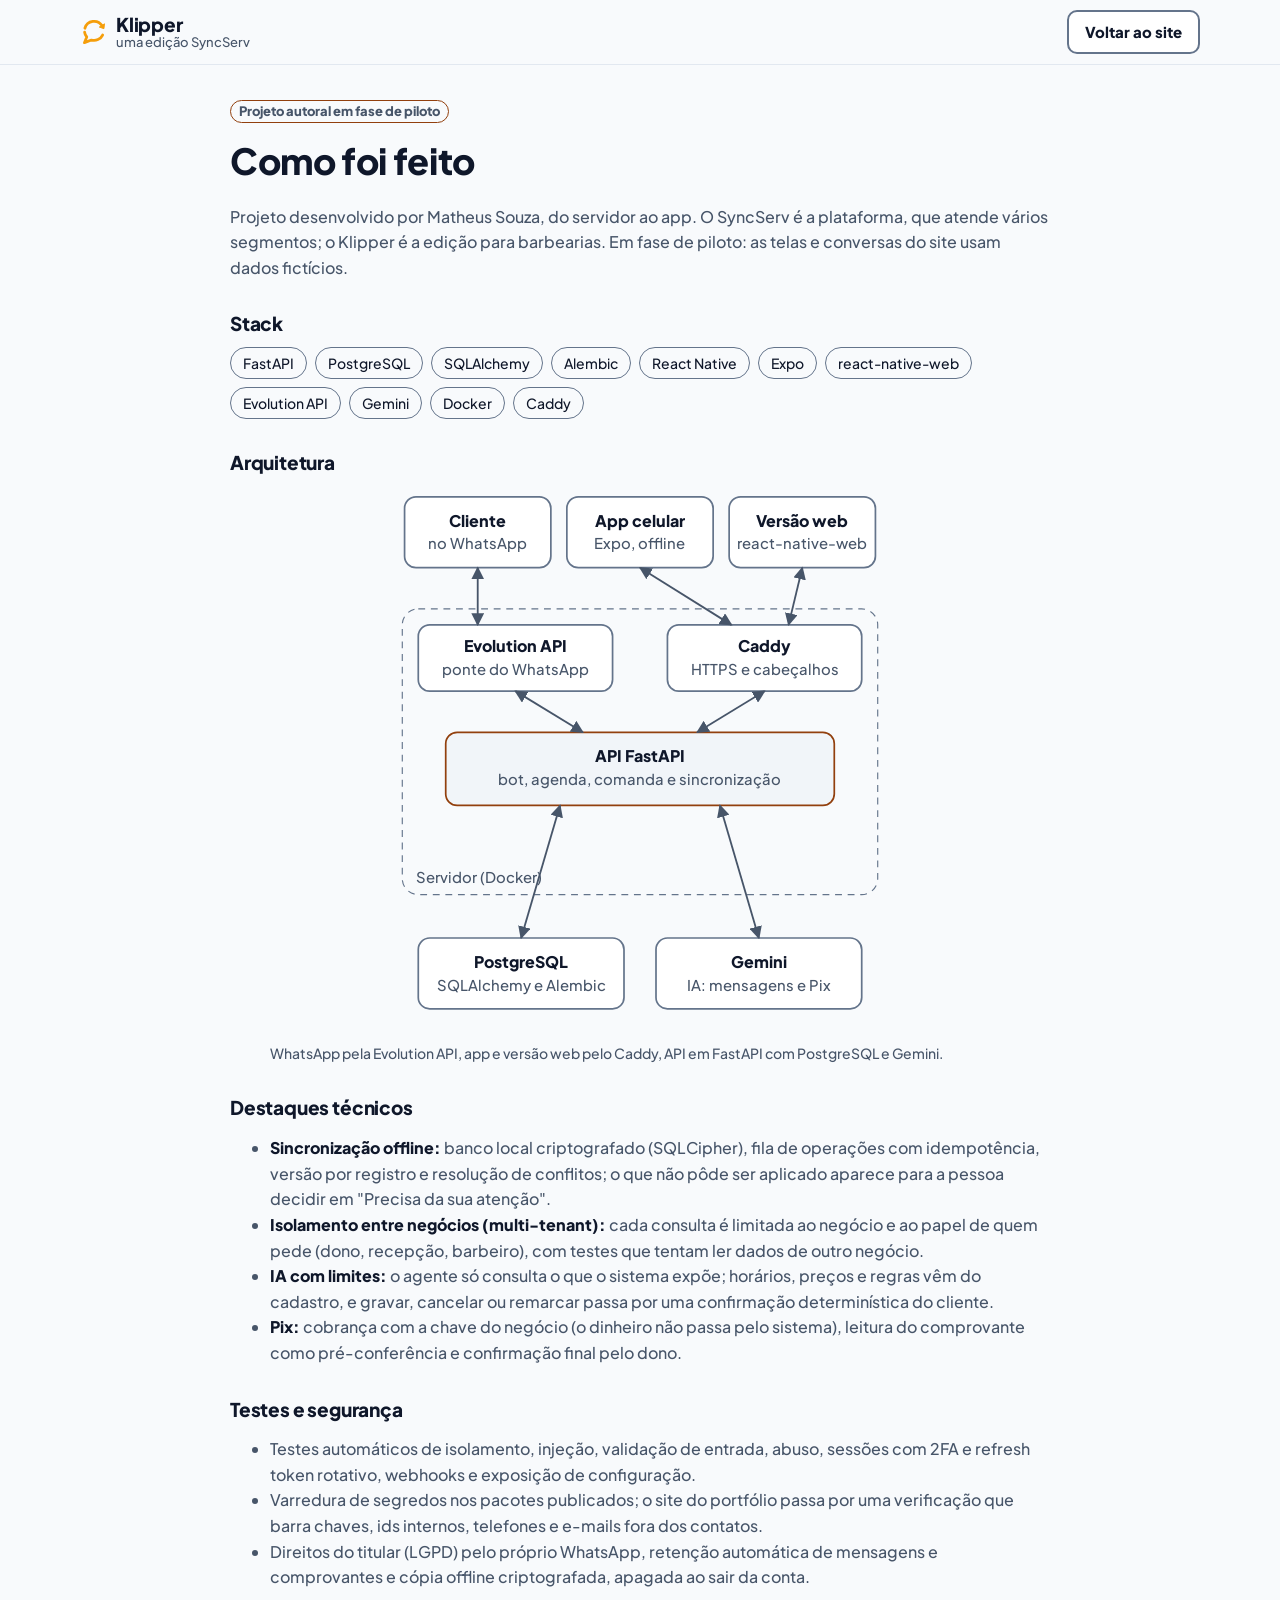
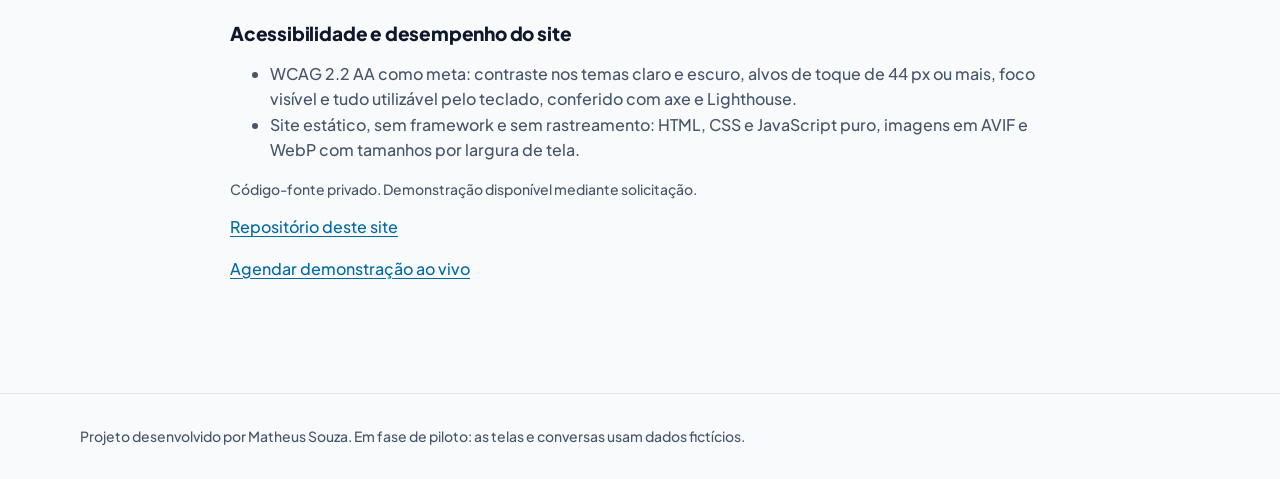
<file: como-foi-feito.html>
<!DOCTYPE html>

<html lang="pt-BR">
<head>
<meta charset="utf-8"/>
<meta content="default-src 'self'; script-src 'self'; style-src 'self'; img-src 'self' data:; font-src 'self'; media-src 'self'; connect-src 'self'; manifest-src 'self'; base-uri 'self'; form-action 'none'; object-src 'none'; upgrade-insecure-requests" http-equiv="Content-Security-Policy"/>
<meta content="strict-origin-when-cross-origin" name="referrer"/>
<meta content="width=device-width, initial-scale=1" name="viewport"/>
<title>Como foi feito | Klipper, uma edição SyncServ</title>
<meta content="Detalhes técnicos do Klipper e da plataforma SyncServ: stack, arquitetura, sincronização offline, isolamento entre negócios, testes e acessibilidade." name="description"/>
<link href="https://souzza-matheus.github.io/klipper-site/como-foi-feito.html" rel="canonical"/>
<meta content="dark light" name="color-scheme"/>
<meta content="#0F172A" media="(prefers-color-scheme: dark)" name="theme-color"/>
<meta content="#F8FAFC" media="(prefers-color-scheme: light)" name="theme-color"/>
<link href="assets/favicon.ico" rel="icon" sizes="any"/>
<link href="assets/favicon.svg" rel="icon" type="image/svg+xml"/>
<link as="font" crossorigin="" href="assets/fonts/plus-jakarta-sans-800-latin.woff2" rel="preload" type="font/woff2"/>

<link href="styles.css?v=ef00fd88c0" rel="stylesheet"/>
</head>
<body>
<a class="skip" href="#conteudo">Pular para o conteúdo</a>
<header class="topbar">
<div class="wrap topbar__in">
<a class="brand" href="index.html">
<img alt="" class="brand__mark" height="28" src="assets/nichos/barbearia.svg" width="28"/>
<span class="brand__text"><span class="brand__name">Klipper</span><span class="sr-only">, </span><span class="brand__by">uma edição SyncServ</span></span>
</a>
<a class="btn btn--secondary btn--sm" href="index.html">Voltar ao site</a>
</div>
</header>
<main class="wrap page" id="conteudo">
<p class="seal seal--status">Projeto autoral em fase de piloto</p>
<h1>Como foi feito</h1>
<p>Projeto desenvolvido por Matheus Souza, do servidor ao app. O SyncServ é a plataforma, que atende vários segmentos; o Klipper é a edição para barbearias. Em fase de piloto: as telas e conversas do site usam dados fictícios.</p>
<h2>Stack</h2>
<ul class="chips">
<li>FastAPI</li><li>PostgreSQL</li><li>SQLAlchemy</li><li>Alembic</li><li>React Native</li><li>Expo</li><li>react-native-web</li><li>Evolution API</li><li>Gemini</li><li>Docker</li><li>Caddy</li>
</ul>
<h2>Arquitetura</h2>
<figure>
<svg aria-labelledby="arch-t arch-d" class="arch" role="img" viewbox="0 0 420 470">
<title id="arch-t">Arquitetura do SyncServ</title>
<desc id="arch-d">O cliente conversa pelo WhatsApp, que chega ao servidor pela Evolution API. O app do celular e a versão web falam com a API pelo Caddy, com HTTPS. No servidor, a API em FastAPI cuida do bot, da agenda e da sincronização, guarda os dados no PostgreSQL e usa o Gemini para entender as mensagens e ler comprovantes.</desc>
<defs><marker id="arw" markerheight="7" markerwidth="7" orient="auto-start-reverse" refx="9" refy="5" viewbox="0 0 10 10"><path class="ar" d="M0 0L10 5L0 10z"></path></marker></defs>
<rect class="box" height="62" rx="10" width="128" x="4" y="6"></rect><text class="t" text-anchor="middle" x="68" y="32">Cliente</text><text class="s" text-anchor="middle" x="68" y="52">no WhatsApp</text>
<rect class="box" height="62" rx="10" width="128" x="146" y="6"></rect><text class="t" text-anchor="middle" x="210" y="32">App celular</text><text class="s" text-anchor="middle" x="210" y="52">Expo, offline</text>
<rect class="box" height="62" rx="10" width="128" x="288" y="6"></rect><text class="t" text-anchor="middle" x="352" y="32">Versão web</text><text class="s" text-anchor="middle" x="352" y="52">react-native-web</text>
<rect class="zone" height="250" rx="14" width="416" x="2" y="104"></rect><text class="s" x="14" y="344">Servidor (Docker)</text>
<rect class="box" height="58" rx="10" width="170" x="16" y="118"></rect><text class="t" text-anchor="middle" x="101" y="142">Evolution API</text><text class="s" text-anchor="middle" x="101" y="162">ponte do WhatsApp</text>
<rect class="box" height="58" rx="10" width="170" x="234" y="118"></rect><text class="t" text-anchor="middle" x="319" y="142">Caddy</text><text class="s" text-anchor="middle" x="319" y="162">HTTPS e cabeçalhos</text>
<rect class="box box--srv" height="64" rx="10" width="340" x="40" y="212"></rect><text class="t" text-anchor="middle" x="210" y="238">API FastAPI</text><text class="s" text-anchor="middle" x="210" y="258">bot, agenda, comanda e sincronização</text>
<rect class="box" height="62" rx="10" width="180" x="16" y="392"></rect><text class="t" text-anchor="middle" x="106" y="418">PostgreSQL</text><text class="s" text-anchor="middle" x="106" y="438">SQLAlchemy e Alembic</text>
<rect class="box" height="62" rx="10" width="180" x="224" y="392"></rect><text class="t" text-anchor="middle" x="314" y="418">Gemini</text><text class="s" text-anchor="middle" x="314" y="438">IA: mensagens e Pix</text>
<path class="ln" d="M68 68V118" marker-end="url(#arw)" marker-start="url(#arw)"></path>
<path class="ln" d="M210 68L290 118" marker-end="url(#arw)" marker-start="url(#arw)"></path>
<path class="ln" d="M352 68L340 118" marker-end="url(#arw)" marker-start="url(#arw)"></path>
<path class="ln" d="M101 176L160 212" marker-end="url(#arw)" marker-start="url(#arw)"></path>
<path class="ln" d="M319 176L260 212" marker-end="url(#arw)" marker-start="url(#arw)"></path>
<path class="ln" d="M140 276L106 392" marker-end="url(#arw)" marker-start="url(#arw)"></path>
<path class="ln" d="M280 276L314 392" marker-end="url(#arw)" marker-start="url(#arw)"></path>
</svg>
<figcaption class="caption">WhatsApp pela Evolution API, app e versão web pelo Caddy, API em FastAPI com PostgreSQL e Gemini.</figcaption>
</figure>
<h2>Destaques técnicos</h2>
<ul>
<li><strong>Sincronização offline:</strong> banco local criptografado (SQLCipher), fila de operações com idempotência, versão por registro e resolução de conflitos; o que não pôde ser aplicado aparece para a pessoa decidir em "Precisa da sua atenção".</li>
<li><strong>Isolamento entre negócios (multi-tenant):</strong> cada consulta é limitada ao negócio e ao papel de quem pede (dono, recepção, barbeiro), com testes que tentam ler dados de outro negócio.</li>
<li><strong>IA com limites:</strong> o agente só consulta o que o sistema expõe; horários, preços e regras vêm do cadastro, e gravar, cancelar ou remarcar passa por uma confirmação determinística do cliente.</li>
<li><strong>Pix:</strong> cobrança com a chave do negócio (o dinheiro não passa pelo sistema), leitura do comprovante como pré-conferência e confirmação final pelo dono.</li>
</ul>
<h2>Testes e segurança</h2>
<ul>
<li>Testes automáticos de isolamento, injeção, validação de entrada, abuso, sessões com 2FA e refresh token rotativo, webhooks e exposição de configuração.</li>
<li>Varredura de segredos nos pacotes publicados; o site do portfólio passa por uma verificação que barra chaves, ids internos, telefones e e-mails fora dos contatos.</li>
<li>Direitos do titular (LGPD) pelo próprio WhatsApp, retenção automática de mensagens e comprovantes e cópia offline criptografada, apagada ao sair da conta.</li>
</ul>
<h2>Acessibilidade e desempenho do site</h2>
<ul>
<li>WCAG 2.2 AA como meta: contraste nos temas claro e escuro, alvos de toque de 44 px ou mais, foco visível e tudo utilizável pelo teclado, conferido com axe e Lighthouse.</li>
<li>Site estático, sem framework e sem rastreamento: HTML, CSS e JavaScript puro, imagens em AVIF e WebP com tamanhos por largura de tela.</li>
</ul>
<p class="note">Código-fonte privado. Demonstração disponível mediante solicitação.</p><p><a href="https://github.com/souzza-matheus/klipper-site" rel="noopener" target="_blank">Repositório deste site</a></p>
<p><a href="index.html#contato">Agendar demonstração ao vivo</a></p>
</main>
<footer class="footer">
<div class="wrap">
<p class="note">Projeto desenvolvido por Matheus Souza. Em fase de piloto: as telas e conversas usam dados fictícios.</p>
</div>
</footer>
</body>
</html>
</file>
<file: styles.css>
/* Klipper (edição SyncServ para barbearias) - landing page. Mobile first, temas claro e escuro pelo sistema.
   Regra da casa: cores, tamanhos de fonte e espaçamento entre seções só pelos tokens do :root
   (scripts/portfolio/check_tokens.mjs acusa valores soltos). */

/* ---------------------------------------------------------------- fontes */
@font-face { font-family: "Plus Jakarta Sans"; font-style: normal; font-weight: 500; font-display: swap; src: url("assets/fonts/plus-jakarta-sans-500-latin.woff2") format("woff2"); unicode-range: U+0000-00FF, U+0131, U+0152-0153, U+02BB-02BC, U+02C6, U+02DA, U+02DC, U+0304, U+0308, U+0329, U+2000-206F, U+20AC, U+2122, U+2191, U+2193, U+2212, U+2215, U+FEFF, U+FFFD; }
@font-face { font-family: "Plus Jakarta Sans"; font-style: normal; font-weight: 800; font-display: swap; src: url("assets/fonts/plus-jakarta-sans-800-latin.woff2") format("woff2"); unicode-range: U+0000-00FF, U+0131, U+0152-0153, U+02BB-02BC, U+02C6, U+02DA, U+02DC, U+0304, U+0308, U+0329, U+2000-206F, U+20AC, U+2122, U+2191, U+2193, U+2212, U+2215, U+FEFF, U+FFFD; }
/* Reserva com as mesmas medidas (scripts/build-fonts): o texto não pula quando a Plus Jakarta Sans chega */
@font-face { font-family: "Jakarta Reserva"; font-weight: 500; src: local("Arial"), local("ArialMT"), local("Liberation Sans"), local("LiberationSans"), local("Helvetica"); size-adjust: 104.21%; ascent-override: 99.61%; descent-override: 21.3%; line-gap-override: 0%; }
@font-face { font-family: "Jakarta Reserva"; font-weight: 800; src: local("Arial Bold"), local("Arial-BoldMT"), local("Liberation Sans Bold"), local("LiberationSans-Bold"), local("Helvetica Bold"); size-adjust: 101.63%; ascent-override: 102.13%; descent-override: 21.84%; line-gap-override: 0%; }
@font-face { font-family: "Jakarta Reserva Android"; font-weight: 500; src: local("Roboto"), local("Roboto-Regular"); size-adjust: 106.18%; ascent-override: 97.76%; descent-override: 20.91%; line-gap-override: 0%; }
@font-face { font-family: "Jakarta Reserva Android"; font-weight: 800; src: local("Roboto Bold"), local("Roboto-Bold"); size-adjust: 107.65%; ascent-override: 96.42%; descent-override: 20.62%; line-gap-override: 0%; }

/* ---------------------------------------------------------------- tokens */
:root {
  /* tipografia: uma escala só */
  --font: "Plus Jakarta Sans", "Jakarta Reserva", "Jakarta Reserva Android", system-ui, -apple-system, "Segoe UI", Roboto, sans-serif;
  --fs-h1: clamp(2rem, 1.35rem + 3.2vw, 3.25rem);
  --fs-h2: clamp(1.5rem, 1.2rem + 1.6vw, 2.25rem);
  --fs-h3: 1.1875rem;
  --fs-h4: 1.0625rem;
  --fs-lead: 1.125rem;
  --fs-body: 1rem;
  --fs-small: .9375rem;
  --fs-caption: .875rem;
  --fs-micro: .8125rem;
  --lh-body: 1.6;
  --lh-tight: 1.2;

  /* espaçamento */
  --space-1: 4px;
  --space-2: 8px;
  --space-3: 12px;
  --space-4: 16px;
  --space-5: 24px;
  --space-6: 32px;
  --space-7: 48px;
  --space-section: 64px;
  --header-h: 64px;
  --wrap: 1120px;
  --gutter: 16px;

  /* formas */
  --radius: 16px;
  --radius-sm: 10px;
  --radius-pill: 999px;
  --tap: 44px;
  --focus-w: 3px;

  /* cores: tema escuro (padrão) */
  --bg: #0F172A;
  --bg-alt: #111C33;
  --surface: #1E293B;
  --surface-2: #162033;
  --border: #334155;
  --control: #64748B;
  --text: #F8FAFC;
  --muted: #94A3B8;
  --accent: #F59E0B;
  --accent-hover: #FBBF24;
  --on-accent: #0F172A;
  --accent-text: #FBBF24;
  --link: #7DD3FC;
  --focus: #FBBF24;
  --tag-bg: #0C4A6E;
  --tag-text: #E0F2FE;
  --chat-bg: #0B1120;
  --bubble-agent: #1E293B;
  --bubble-client: #0C4A6E;
  --bubble-text: #F1F5F9;
  --frame: #273449;
  --frame-notch: #475569;
  --danger-text: #FCA5A5;
  --warn-border: #FDBA74;
  --warn-bg: #3B2412;
  --warn-text: #FED7AA;
  --shadow: 0 18px 44px #00000066;
  --shadow-sm: 0 8px 20px #00000059;
  color-scheme: dark;
}
@media (min-width: 900px) { :root { --space-section: 96px; } }
@media (prefers-color-scheme: light) {
  :root {
    --bg: #F8FAFC;
    --bg-alt: #F1F5F9;
    --surface: #FFFFFF;
    --surface-2: #F1F5F9;
    --border: #E2E8F0;
    --control: #64748B;
    --text: #0F172A;
    --muted: #475569;
    --accent: #F59E0B;
    --accent-hover: #FBBF24;
    --on-accent: #0F172A;
    --accent-text: #92400E;
    --link: #0369A1;
    --focus: #B45309;
    --tag-bg: #DBEAFE;
    --tag-text: #0F172A;
    --chat-bg: #E8EEF5;
    --bubble-agent: #FFFFFF;
    --bubble-client: #DBEAFE;
    --bubble-text: #0F172A;
    --frame: #273449;
    --frame-notch: #475569;
    --danger-text: #B91C1C;
    --warn-border: #C2410C;
    --warn-bg: #FFF7ED;
    --warn-text: #7C2D12;
    --shadow: 0 18px 44px #0F172A2E;
    --shadow-sm: 0 8px 20px #0F172A24;
    color-scheme: light;
  }
}

/* ---------------------------------------------------------------- base */
*, *::before, *::after { box-sizing: border-box; }
[hidden] { display: none !important; }
html { scroll-behavior: smooth; scroll-padding-top: var(--header-h); -webkit-text-size-adjust: 100%; text-size-adjust: 100%; }
body { margin: 0; background: var(--bg); color: var(--text); font-family: var(--font); font-weight: 500; font-size: var(--fs-body); line-height: var(--lh-body); overflow-x: hidden; }
[id] { scroll-margin-top: var(--header-h); }
img, svg, video { display: block; max-width: 100%; }
img, video { height: auto; }
a { color: var(--link); text-underline-offset: 3px; }
a:hover { color: var(--text); }
h1, h2, h3, h4 { font-weight: 800; line-height: var(--lh-tight); margin: 0 0 .6em; letter-spacing: -.01em; }
h1 { font-size: var(--fs-h1); }
h2 { font-size: var(--fs-h2); }
h3 { font-size: var(--fs-h3); }
h4 { font-size: var(--fs-h4); margin-bottom: var(--space-1); }
p { margin: 0 0 1em; }
strong, b { font-weight: 800; }
:focus-visible { outline: var(--focus-w) solid var(--focus); outline-offset: 3px; border-radius: 6px; }
.sprite { position: absolute; width: 0; height: 0; overflow: hidden; }
.wrap { width: min(100% - 2 * var(--gutter), var(--wrap)); margin-inline: auto; }
.sr-only { position: absolute; width: 1px; height: 1px; padding: 0; margin: -1px; overflow: hidden; clip: rect(0 0 0 0); white-space: nowrap; border: 0; }
.skip { position: absolute; left: var(--space-3); top: -80px; z-index: 100; background: var(--surface); color: var(--text); padding: var(--space-2) var(--space-4); border-radius: var(--radius-sm); min-height: var(--tap); display: inline-flex; align-items: center; }
.skip:focus { top: var(--space-3); }
.ic { width: 24px; height: 24px; fill: none; stroke: currentColor; stroke-width: 1.8; stroke-linecap: round; stroke-linejoin: round; flex: none; }
.muted { color: var(--muted); }
.small { font-size: var(--fs-caption); }
.center { text-align: center; }

/* Conteúdo secundário (notas, hipóteses, detalhes): menor e mais leve que o texto principal */
.note { font-size: var(--fs-caption); color: var(--muted); line-height: 1.5; max-width: 46rem; }
.lead { font-size: var(--fs-lead); color: var(--muted); max-width: 38rem; }

/* Selos: "Dados fictícios" (padrão em todo conteúdo de exemplo), status do projeto e "Opcional" */
.seal { display: inline-flex; align-items: center; gap: var(--space-1); font-size: var(--fs-micro); font-weight: 800; line-height: 1.3; color: var(--muted); border: 1px solid var(--control); border-radius: var(--radius-pill); padding: 2px var(--space-2); white-space: nowrap; }
.seal--status { color: var(--accent-text); border-color: var(--accent-text); margin-bottom: var(--space-4); }
.tag { display: inline-block; vertical-align: middle; font-size: var(--fs-micro); font-weight: 800; color: var(--tag-text); background: var(--tag-bg); border-radius: var(--radius-pill); padding: 1px var(--space-2); margin-left: var(--space-1); }

/* ---------------------------------------------------------------- botões: um componente para tudo
   (CTAs, abas, respostas do simulador, mais/menos e ícones), com os mesmos estados */
.btn { display: inline-flex; align-items: center; justify-content: center; gap: var(--space-2); min-height: 48px; padding: var(--space-3) var(--space-5); border-radius: var(--radius-sm); font: 800 var(--fs-body)/1.2 var(--font); text-decoration: none; text-align: center; cursor: pointer; border: 2px solid var(--control); background: transparent; color: var(--text); transition: background-color .15s, border-color .15s, color .15s; }
.btn:hover { border-color: var(--accent-text); color: var(--text); }
.btn:active { transform: translateY(1px); }
.btn:disabled, .btn[aria-disabled="true"] { opacity: .5; cursor: not-allowed; transform: none; border-color: var(--control); }
.btn--primary { background: var(--accent); border-color: var(--accent); color: var(--on-accent); }
.btn--primary:hover { background: var(--accent-hover); border-color: var(--accent-hover); color: var(--on-accent); }
.btn--secondary { background: var(--surface); }
.btn--sm { min-height: var(--tap); padding: var(--space-2) var(--space-4); font-size: var(--fs-small); }
.btn--icon { min-width: var(--tap); min-height: var(--tap); padding: 0; border-color: var(--control); background: var(--surface); }
.btn--tab { min-height: var(--tap); padding: var(--space-2) var(--space-4); border-radius: var(--radius-pill); font-size: var(--fs-small); background: var(--surface); }
.btn--tab[aria-selected="true"] { background: var(--accent); border-color: var(--accent); color: var(--on-accent); }
.btn--option { min-height: var(--tap); padding: var(--space-2) var(--space-4); border-radius: var(--radius-pill); font-size: var(--fs-small); background: var(--surface); justify-content: flex-start; text-align: left; }
.actions { display: flex; flex-wrap: wrap; gap: var(--space-3); margin-top: var(--space-5); }
.actions--center { justify-content: center; }

/* ---------------------------------------------------------------- cabeçalho (altura fixa = --header-h) */
.topbar { position: sticky; top: 0; z-index: 50; background: var(--bg); border-bottom: 1px solid var(--border); }
.topbar__in { display: flex; align-items: center; gap: var(--space-3); height: var(--header-h); }
.brand { display: inline-flex; align-items: center; gap: var(--space-2); color: var(--text); text-decoration: none; margin-right: auto; min-height: var(--tap); }
.brand:hover { color: var(--text); }
.brand__mark { width: 28px; height: 28px; }
.brand__text { display: grid; line-height: 1.1; }
.brand__name { font-size: var(--fs-h3); font-weight: 800; letter-spacing: -.01em; }
.brand__by { font-size: var(--fs-micro); color: var(--muted); white-space: nowrap; }
.brand--footer { margin: 0 0 var(--space-3); }
.nav { display: none; position: absolute; left: 0; right: 0; top: var(--header-h); background: var(--bg); border-bottom: 1px solid var(--border); padding: var(--space-2) var(--gutter) var(--space-4); flex-direction: column; }
.nav.is-open { display: flex; }
.nav a { color: var(--text); text-decoration: none; min-height: var(--tap); display: flex; align-items: center; padding: 0 var(--space-1); }
.nav a:hover { color: var(--accent-text); }
.topbar__cta { padding-inline: var(--space-3); white-space: nowrap; }
@media (max-width: 419px) {
  .brand__mark { display: none; }
  .brand__by { white-space: normal; max-width: 6.5em; }
}
@media (min-width: 900px) {
  .menu-btn { display: none; }
  .nav { display: flex; position: static; flex-direction: row; gap: var(--space-5); padding: 0; border: 0; background: none; margin-right: var(--space-3); }
  .topbar__cta { padding-inline: var(--space-4); }
}

/* ---------------------------------------------------------------- seções */
.section { padding-block: var(--space-section); }
.section--alt { background: var(--bg-alt); }
.section > .wrap > h2 + .note { margin-top: calc(-1 * var(--space-2)); }
.band { padding-block: var(--space-6); border-block: 1px solid var(--border); background: var(--bg-alt); }
.card { background: var(--surface); border: 1px solid var(--border); border-radius: var(--radius); padding: var(--space-5); }

/* ---------------------------------------------------------------- 1. hero */
.hero { padding-block: var(--space-6) var(--space-7); overflow-x: clip; }
.hero__grid { display: grid; gap: var(--space-6); }
.hero h1 { max-width: 15em; }
@media (min-width: 960px) {
  .hero { padding-block: var(--space-7) calc(var(--space-7) + var(--space-5)); }
  .hero__grid { grid-template-columns: minmax(0, 1fr) minmax(0, 1.05fr); align-items: center; gap: var(--space-7); }
}
@media (max-width: 479px) { .hero .actions .btn { flex: 1 1 100%; } }

/* Composição única: computador com a agenda + celular com a conversa por cima (mesma célula da grade) */
.showpiece { margin: 0; min-width: 0; display: grid; }
.showpiece__web, .showpiece__phone { grid-area: 1 / 1; }
.showpiece__web { width: 84%; align-self: start; }
.showpiece__phone { width: min(54%, 250px); justify-self: end; align-self: start; margin-top: 30%; }
.showpiece .caption { grid-area: 2 / 1; }
/* No celular a captura do computador ficaria com texto de 2 a 3 px: o hero mostra só a conversa (texto de verdade)
   e a agenda aparece na seção Telas, na captura do celular. */
@media (max-width: 599px) {
  .showpiece__web, .showpiece__more { display: none; }
  .showpiece__phone { width: min(86%, 320px); justify-self: center; margin-top: 0; }
}
@media (min-width: 600px) and (max-width: 959px) { .showpiece { max-width: 620px; } }

/* ---------------------------------------------------------------- molduras: a mesma proporção, sombra e legenda */
.frame { background: var(--frame); border-radius: var(--radius); box-shadow: var(--shadow); overflow: hidden; min-width: 0; }
.frame--phone { border-radius: 28px; padding: var(--space-4) 7px 7px; position: relative; }
.frame--phone::before { content: ""; position: absolute; top: 6px; left: 50%; width: 44px; height: 5px; margin-left: -22px; border-radius: 3px; background: var(--frame-notch); }
.frame--phone > picture img, .frame--phone > .chat, .frame--phone > .phone-chat { border-radius: 20px; }
.frame--phone picture img { width: 100%; aspect-ratio: 780 / 1688; object-fit: cover; }
.frame--browser { border: 1px solid var(--border); }
.frame__bar { display: flex; align-items: center; height: 28px; padding: 0 var(--space-3); background: var(--frame); }
.frame__dots { display: inline-flex; gap: 6px; }
.frame__dots i { width: 9px; height: 9px; border-radius: 50%; background: var(--frame-notch); }
.frame--browser picture img, .frame--browser video { width: 100%; aspect-ratio: 16 / 10; object-fit: cover; background: var(--chat-bg); }
.caption { font-size: var(--fs-caption); color: var(--muted); line-height: 1.5; margin: var(--space-3) 0 0; }
.caption__title { display: block; color: var(--text); font-weight: 800; font-size: var(--fs-small); }
.caption .seal { margin: 0 var(--space-1); vertical-align: middle; }

/* ---------------------------------------------------------------- conversas: 4 estilos
   cliente (balão à direita), atendimento (balão à esquerda), sistema (faixa central) e etapa interna (texto pequeno,
   fora do balão, só com "Ver o que o sistema fez") */
.chat { list-style: none; margin: 0; padding: var(--space-3); display: flex; flex-direction: column; gap: var(--space-2); background: var(--chat-bg); font-size: var(--fs-small); line-height: 1.45; }
.msg { margin: 0; max-width: 88%; padding: var(--space-2) var(--space-3); border-radius: 14px; white-space: pre-line; overflow-wrap: anywhere; color: var(--bubble-text); }
.msg--agent { align-self: flex-start; background: var(--bubble-agent); border-bottom-left-radius: 4px; box-shadow: 0 1px 0 var(--border); }
.msg--client { align-self: flex-end; background: var(--bubble-client); border-bottom-right-radius: 4px; }
.msg--system { align-self: center; max-width: 100%; padding: var(--space-1) var(--space-3); border-radius: var(--radius-pill); border: 1px solid var(--control); background: var(--surface-2); color: var(--muted); font-size: var(--fs-micro); font-weight: 800; text-align: center; white-space: normal; }
.msg--step { align-self: stretch; max-width: 100%; display: flex; align-items: flex-start; gap: var(--space-2); padding: 0 var(--space-1); color: var(--muted); font-size: var(--fs-micro); white-space: normal; }
.msg--step .ic { width: 16px; height: 16px; margin-top: 2px; }
.js .chat:not(.chat--steps) .msg--step { display: none; }
.msg__choice { color: inherit; font-weight: 800; }
.msg__btns { display: grid; gap: var(--space-1); margin-top: var(--space-2); white-space: normal; }
.msg__btns span { display: block; padding: var(--space-1) var(--space-3); text-align: center; border-radius: var(--radius-sm); border: 1px solid var(--control); color: var(--link); font-weight: 800; }
.msg--typing { display: inline-flex; gap: 4px; padding: var(--space-3); }
.msg--typing i { width: 7px; height: 7px; border-radius: 50%; background: var(--muted); animation: blink 1.2s infinite both; }
.msg--typing i:nth-child(2) { animation-delay: .2s; }
.msg--typing i:nth-child(3) { animation-delay: .4s; }
@keyframes blink { 0%, 80%, 100% { opacity: .3; } 40% { opacity: 1; } }
.chat--mini { padding: var(--space-2); gap: 6px; font-size: var(--fs-micro); justify-content: flex-end; }
.chat--mini .msg--system { padding: 2px var(--space-2); }
.chat--mini .msg { max-width: 92%; padding: 6px var(--space-2); }

/* ---------------------------------------------------------------- 2. diferenciais */
.diffs { list-style: none; margin: 0; padding: 0; display: grid; gap: var(--space-5); }
@media (min-width: 800px) { .diffs { grid-template-columns: repeat(3, minmax(0, 1fr)); gap: var(--space-6); } }
.diffs li { display: grid; grid-template-columns: 32px 1fr; gap: var(--space-3); align-items: start; }
.diffs .ic { width: 28px; height: 28px; color: var(--accent-text); }
.diffs h3 { font-size: var(--fs-h4); margin-bottom: var(--space-1); }
.diffs p { margin: 0; color: var(--muted); font-size: var(--fs-small); }

/* ---------------------------------------------------------------- 3. demonstração */
.demo { display: grid; gap: var(--space-5); margin-top: var(--space-5); }
@media (min-width: 900px) { .demo { grid-template-columns: minmax(0, 1.25fr) minmax(0, 1fr); align-items: start; gap: var(--space-6); } }
.demo__side p { color: var(--muted); }
.sim { border: 1px solid var(--border); border-radius: var(--radius); overflow: hidden; box-shadow: var(--shadow); display: flex; flex-direction: column; height: 540px; max-height: 78vh; min-height: 420px; background: var(--chat-bg); }
.sim__bar { display: flex; align-items: center; gap: var(--space-2); padding: var(--space-2) var(--space-3); background: var(--surface); border-bottom: 1px solid var(--border); }
.sim__bar > div { flex: 1; min-width: 0; }
.sim__bar strong { display: block; font-size: var(--fs-small); line-height: 1.2; }
.sim__bar small { color: var(--muted); font-size: var(--fs-micro); }
.sim__log { flex: 1; overflow-y: auto; }
.sim__options { display: flex; flex-wrap: wrap; gap: var(--space-2); padding: var(--space-3); border-top: 1px solid var(--border); background: var(--surface); min-height: 68px; }
.sim__end p { margin: 0 0 var(--space-2); font-weight: 800; }
.sim__end .actions { margin-top: 0; }

.ia { margin-top: var(--space-7); }
.ia .tabs__list { margin-top: var(--space-4); }
.conv { margin-top: var(--space-4); border: 1px solid var(--border); border-radius: var(--radius); overflow: hidden; box-shadow: var(--shadow-sm); background: var(--chat-bg); max-width: 760px; }
.conv__head { display: flex; flex-wrap: wrap; align-items: center; gap: var(--space-1) var(--space-3); padding: var(--space-3) var(--space-4); background: var(--surface); border-bottom: 1px solid var(--border); }
.conv__title { margin: 0; font-size: var(--fs-h4); }
.conv__when { margin: 0; color: var(--muted); font-size: var(--fs-caption); flex: 1; }
.conv__log { padding: var(--space-4); }
.conv > .btn { margin: 0 var(--space-4) var(--space-4); }

/* ---------------------------------------------------------------- abas */
.tabs__list { display: flex; flex-wrap: wrap; gap: var(--space-2); margin-bottom: var(--space-4); }
[role="tabpanel"]:focus-visible { outline-offset: 6px; }

/* ---------------------------------------------------------------- 4. benefícios */
.benefits { list-style: none; margin: var(--space-5) 0 0; padding: 0; display: grid; gap: var(--space-3); }
@media (min-width: 700px) { .benefits { grid-template-columns: repeat(2, minmax(0, 1fr)); gap: var(--space-4); } }
.benefits .card { padding: var(--space-4) var(--space-5); }
.benefits p { margin: 0; color: var(--muted); font-size: var(--fs-small); }
.benefits .benefit__prob { color: var(--text); font-weight: 800; font-size: var(--fs-body); margin-bottom: var(--space-1); }
.benefits .benefit__prob::after { content: " →"; color: var(--accent-text); }

/* ---------------------------------------------------------------- 5. funcionalidades */
.highlights { list-style: none; margin: var(--space-5) 0 0; padding: 0; display: grid; gap: var(--space-3); }
@media (min-width: 700px) { .highlights { grid-template-columns: repeat(2, minmax(0, 1fr)); gap: var(--space-4); } }
@media (min-width: 1100px) { .highlights { grid-template-columns: repeat(4, minmax(0, 1fr)); } }
.highlights .card { border-top: 3px solid var(--accent); padding: var(--space-4) var(--space-5); }
.highlights h3 { font-size: var(--fs-h4); margin-bottom: var(--space-1); }
.highlights p { margin: 0; color: var(--muted); font-size: var(--fs-small); }
.groups { display: grid; gap: var(--space-6); margin-top: var(--space-7); }
@media (min-width: 800px) { .groups { grid-template-columns: repeat(2, minmax(0, 1fr)); gap: var(--space-6) var(--space-7); } }
.group > h3 { padding-bottom: var(--space-2); border-bottom: 1px solid var(--border); margin-bottom: var(--space-3); }
.feats { list-style: none; margin: 0; padding: 0; display: grid; gap: var(--space-4); }
.feats p { margin: 0; color: var(--muted); font-size: var(--fs-small); }
.feats .note { margin-top: var(--space-1); }
.offline { display: grid; grid-template-columns: repeat(2, minmax(0, 1fr)); gap: var(--space-3); margin: var(--space-3) 0 var(--space-1); padding: var(--space-3); border: 1px solid var(--border); border-radius: var(--radius-sm); background: var(--surface); }
.offline .offline__title { color: var(--text); font-weight: 800; font-size: var(--fs-caption); margin-bottom: var(--space-1); }
.offline ul { margin: 0; padding-left: 1.1em; color: var(--muted); font-size: var(--fs-caption); }

/* "ver todos", "ver mais telas" e FAQ: o mesmo <details> */
.more { margin-top: var(--space-3); }
.more > summary, .faq summary { cursor: pointer; min-height: var(--tap); display: flex; align-items: center; gap: var(--space-2); font-weight: 800; color: var(--link); list-style: none; }
.more > summary::-webkit-details-marker, .faq summary::-webkit-details-marker { display: none; }
.more > summary::before, .faq summary::after { content: "+"; display: inline-grid; place-items: center; width: 24px; height: 24px; border: 2px solid var(--control); border-radius: 50%; font-size: var(--fs-caption); line-height: 1; flex: none; }
.more[open] > summary::before, .faq details[open] summary::after { content: "−"; }
.more > .feats { margin-top: var(--space-3); }

/* ---------------------------------------------------------------- 6. telas */
.screen { margin: 0; display: grid; gap: var(--space-4); align-items: center; }
.screen .frame--phone { width: min(100%, 340px); }
@media (min-width: 700px) { .screen { grid-template-columns: 340px minmax(0, 24rem); gap: var(--space-6); } }
.js .tabs .screen { min-height: 0; }
.phone-chat { background: var(--chat-bg); border-radius: 20px; overflow: hidden; }
.phone-chat__when { margin: 0; padding: var(--space-2) var(--space-3); font-size: var(--fs-micro); font-weight: 800; color: var(--muted); text-align: center; background: var(--surface-2); }
.phone-chat__log { height: 560px; max-height: 70vh; overflow-y: auto; }
.video { margin: var(--space-7) 0 0; max-width: 760px; }
.screens { list-style: none; margin: var(--space-4) 0 var(--space-3); padding: 0; display: grid; gap: var(--space-5) var(--space-4); grid-template-columns: repeat(2, minmax(0, 1fr)); }
@media (min-width: 700px) { .screens { grid-template-columns: repeat(3, minmax(0, 1fr)); } }
@media (min-width: 1000px) { .screens { grid-template-columns: repeat(6, minmax(0, 1fr)); } }
.screens figure { margin: 0; }
.screens .frame--phone { border-radius: 20px; padding: var(--space-3) 5px 5px; }
.screens .frame--phone::before { top: 4px; width: 30px; height: 4px; margin-left: -15px; }
.screens .frame--phone picture img { border-radius: 14px; }
.screens__wide { grid-column: 1 / -1; }
@media (min-width: 700px) { .screens__wide { grid-column: span 3; } }
@media (min-width: 1000px) { .screens__wide { grid-column: span 2; } }

/* ---------------------------------------------------------------- 7. calculadora */
.calc { display: grid; gap: var(--space-5); }
@media (min-width: 900px) { .calc { grid-template-columns: minmax(0, 1fr) minmax(0, 1.2fr); align-items: start; gap: var(--space-7); } }
.calc__form { display: grid; gap: var(--space-4); }
.field label { display: block; font-weight: 800; margin-bottom: var(--space-1); }
.stepper { display: flex; align-items: center; gap: var(--space-2); flex-wrap: wrap; }
.stepper input { width: 6.5em; min-height: var(--tap); padding: var(--space-1) var(--space-3); border: 2px solid var(--control); border-radius: var(--radius-sm); background: var(--bg); color: var(--text); font: 800 var(--fs-lead) var(--font); text-align: center; -moz-appearance: textfield; appearance: textfield; }
.stepper input::-webkit-outer-spin-button, .stepper input::-webkit-inner-spin-button { -webkit-appearance: none; margin: 0; }
.stepper input:focus-visible { outline-offset: 1px; }
.stepper input[aria-invalid="true"] { border-color: var(--danger-text); }
.unit { color: var(--muted); font-size: var(--fs-small); }
.unit--pre { font-weight: 800; color: var(--text); }
.field__error { margin: var(--space-1) 0 0; color: var(--danger-text); font-size: var(--fs-caption); font-weight: 800; }
.field .note { margin: var(--space-1) 0 0; }
.calc__results { display: grid; gap: var(--space-3); grid-template-columns: repeat(2, minmax(0, 1fr)); padding-top: var(--space-4); border-top: 1px solid var(--border); }
.result { display: grid; gap: 2px; align-content: start; }
.result__label { font-size: var(--fs-caption); color: var(--muted); }
.result__value { font-size: var(--fs-h2); line-height: 1.1; }
.result--main .result__value { color: var(--accent-text); }
.result__unit { font-size: var(--fs-caption); color: var(--muted); }
.calc__form .note { margin: 0; }
.calc__next { margin: 0; }
.calc__next a { display: inline-flex; align-items: center; min-height: var(--tap); font-weight: 800; }

/* ---------------------------------------------------------------- 8. confiança */
.trust { list-style: none; margin: var(--space-5) 0 0; padding: 0; display: grid; gap: var(--space-4); }
@media (min-width: 700px) { .trust { grid-template-columns: repeat(2, minmax(0, 1fr)); gap: var(--space-5); } }
.trust li { display: grid; grid-template-columns: 32px 1fr; gap: var(--space-3); }
.trust .ic { color: var(--accent-text); width: 26px; height: 26px; }
.trust h3 { font-size: var(--fs-h4); margin-bottom: var(--space-1); }
.trust p { margin: 0; color: var(--muted); font-size: var(--fs-small); }
.trust__grid { display: grid; gap: var(--space-4); margin-top: var(--space-6); }
@media (min-width: 900px) { .trust__grid { grid-template-columns: minmax(0, 1fr) minmax(0, 1.3fr); gap: var(--space-5); } }
.trust__grid h3 { font-size: var(--fs-h4); }
.about p { color: var(--muted); font-size: var(--fs-small); }
.about p:last-child { margin: 0; }
.about a { display: inline-flex; align-items: center; min-height: var(--tap); font-weight: 800; }
.limits { margin: 0; padding-left: 1.1em; display: grid; gap: var(--space-2); color: var(--muted); font-size: var(--fs-small); }
.limits strong { color: var(--text); }

/* ---------------------------------------------------------------- 9. outros nichos */
.niches { display: grid; gap: var(--space-4); align-items: center; }
@media (min-width: 800px) { .niches { grid-template-columns: auto 1fr; gap: var(--space-6); } }
.niches__icons { list-style: none; margin: 0; padding: 0; display: flex; gap: var(--space-2); }
.niches__title { font-size: var(--fs-h4); margin-bottom: var(--space-1); }
.niches .note { margin: 0; }

/* ---------------------------------------------------------------- 10. FAQ */
.faq { max-width: 820px; }
.faq details { border-bottom: 1px solid var(--border); }
.faq summary { justify-content: space-between; color: var(--text); padding: var(--space-2) 0; min-height: 56px; }
.faq details p { color: var(--muted); margin: 0 0 var(--space-4); max-width: 44rem; }

/* ---------------------------------------------------------------- 11. conversão final */
.final__in { max-width: 760px; text-align: center; }
.final .lead { margin-inline: auto; color: var(--text); }
.final .note { margin: var(--space-4) auto 0; }
.price-hint { font-weight: 800; color: var(--accent-text); margin: var(--space-3) 0 0; }

/* ---------------------------------------------------------------- rodapé */
.footer { padding-block: var(--space-6); border-top: 1px solid var(--border); }
.footer__grid { display: grid; gap: var(--space-5); }
@media (min-width: 800px) { .footer__grid { grid-template-columns: 2fr 1fr; } }
.footer .note { margin: 0; }
.footer__links { list-style: none; padding: 0; margin: 0; display: grid; gap: var(--space-1); }
.footer__links a { display: inline-flex; align-items: center; gap: var(--space-2); min-height: var(--tap); color: var(--text); text-decoration: none; }
.footer__links a:hover { color: var(--accent-text); text-decoration: underline; }

/* ---------------------------------------------------------------- páginas internas (técnica, legais, erro) */
.page { max-width: 820px; padding-block: var(--space-6) var(--space-section); }
.page h1 { font-size: var(--fs-h2); }
.page h2 { font-size: var(--fs-h3); margin-top: var(--space-6); }
.page p, .page li { color: var(--muted); }
.page strong { color: var(--text); }
.chips { list-style: none; padding: 0; margin: 0; display: flex; flex-wrap: wrap; gap: var(--space-2); }
.chips li { padding: var(--space-1) var(--space-3); border: 1px solid var(--control); border-radius: var(--radius-pill); font-size: var(--fs-caption); color: var(--text); }
.arch { width: 100%; height: auto; max-width: 480px; margin: var(--space-4) auto; }
.arch .box { fill: var(--surface); stroke: var(--control); stroke-width: 1.5; }
.arch .box--srv { fill: var(--surface-2); stroke: var(--accent-text); }
.arch .t { fill: var(--text); font: 800 var(--fs-caption) var(--font); }
.arch .s { fill: var(--muted); font: 500 var(--fs-micro) var(--font); }
.arch .ln { stroke: var(--muted); stroke-width: 1.6; fill: none; }
.arch .ar { fill: var(--muted); }
.arch .zone { fill: none; stroke: var(--control); stroke-dasharray: 6 5; }

.legal { max-width: 780px; padding: var(--space-6) 0 var(--space-section); }
.legal h1 { font-size: var(--fs-h2); }
.legal h2 { font-size: var(--fs-h3); margin-top: 2em; }
.legal h3 { font-size: var(--fs-h4); margin-top: 1.6em; }
.legal li { margin-bottom: .4em; }
.legal__links { margin-top: var(--space-7); padding-top: var(--space-4); border-top: 1px solid var(--border); line-height: 2.6; }
.legal__links a { display: inline-block; min-height: var(--tap); padding: var(--space-1) 0; }
.legal__table { width: 100%; border-collapse: collapse; margin: var(--space-2) 0 var(--space-5); font-size: var(--fs-small); }
.legal__table th, .legal__table td { border-bottom: 1px solid var(--border); padding: 10px var(--space-2); text-align: left; vertical-align: top; }
.legal__table th { color: var(--muted); font-weight: 800; }
.legal__table code { overflow-wrap: anywhere; font-size: var(--fs-caption); }
@media (max-width: 600px) {
  .legal__table, .legal__table tbody, .legal__table tr, .legal__table td { display: block; width: 100%; }
  .legal__table thead { position: absolute; width: 1px; height: 1px; overflow: hidden; clip: rect(0 0 0 0); }
  .legal__table tr { border-bottom: 1px solid var(--border); padding: var(--space-2) 0; }
  .legal__table td { border: 0; padding: var(--space-1) 0; }
}
.topbar__logo { display: inline-flex; padding: 6px 0; }
.notice { border: 2px solid var(--warn-border); background: var(--warn-bg); color: var(--warn-text); border-radius: var(--radius-sm); padding: 14px var(--space-4); font-weight: 800; margin-bottom: 28px; }
.badge { display: inline-block; font-size: var(--fs-micro); font-weight: 800; letter-spacing: .04em; text-transform: uppercase; color: var(--accent-text); border: 1px solid var(--accent-text); border-radius: var(--radius-pill); padding: var(--space-1) var(--space-3); margin-bottom: var(--space-4); }
.btn--cta { background: var(--accent); border-color: var(--accent); color: var(--on-accent); }
.btn--cta:hover { background: var(--accent-hover); border-color: var(--accent-hover); color: var(--on-accent); }
.btn--ghost { background: var(--surface); }
.erro { max-width: 640px; padding: 56px 0 72px; }
.erro h1 { font-size: var(--fs-h1); }
.form { display: grid; gap: 18px; margin-top: var(--space-5); }
.form__group { border: 0; padding: 0; margin: 0; display: grid; gap: var(--space-1); }
.form__group legend { font-weight: 800; margin-bottom: var(--space-2); padding: 0; }
.form__field { display: grid; gap: 6px; }
.form__field label { font-weight: 800; }
.form__field p { margin: 0; }
.form input:not([type=radio]), .form select, .form textarea { font: 500 var(--fs-body) var(--font); color: var(--text); background: var(--bg); border: 1px solid var(--control); border-radius: var(--radius-sm); padding: var(--space-3) 14px; min-height: 48px; width: 100%; }
.form textarea { resize: vertical; }
.radio { display: flex; align-items: center; gap: 10px; min-height: 48px; cursor: pointer; }
.radio input { width: 22px; height: 22px; accent-color: var(--accent); }
.form__error { color: var(--danger-text); font-weight: 800; margin: 0; }
.form [aria-invalid=true] { border-color: var(--danger-text) !important; }
.form__done { margin-top: var(--space-5); }

@media (prefers-reduced-motion: reduce) {
  html { scroll-behavior: auto; }
  *, *::before, *::after { animation-duration: .01ms !important; transition-duration: .01ms !important; }
}
</file>
